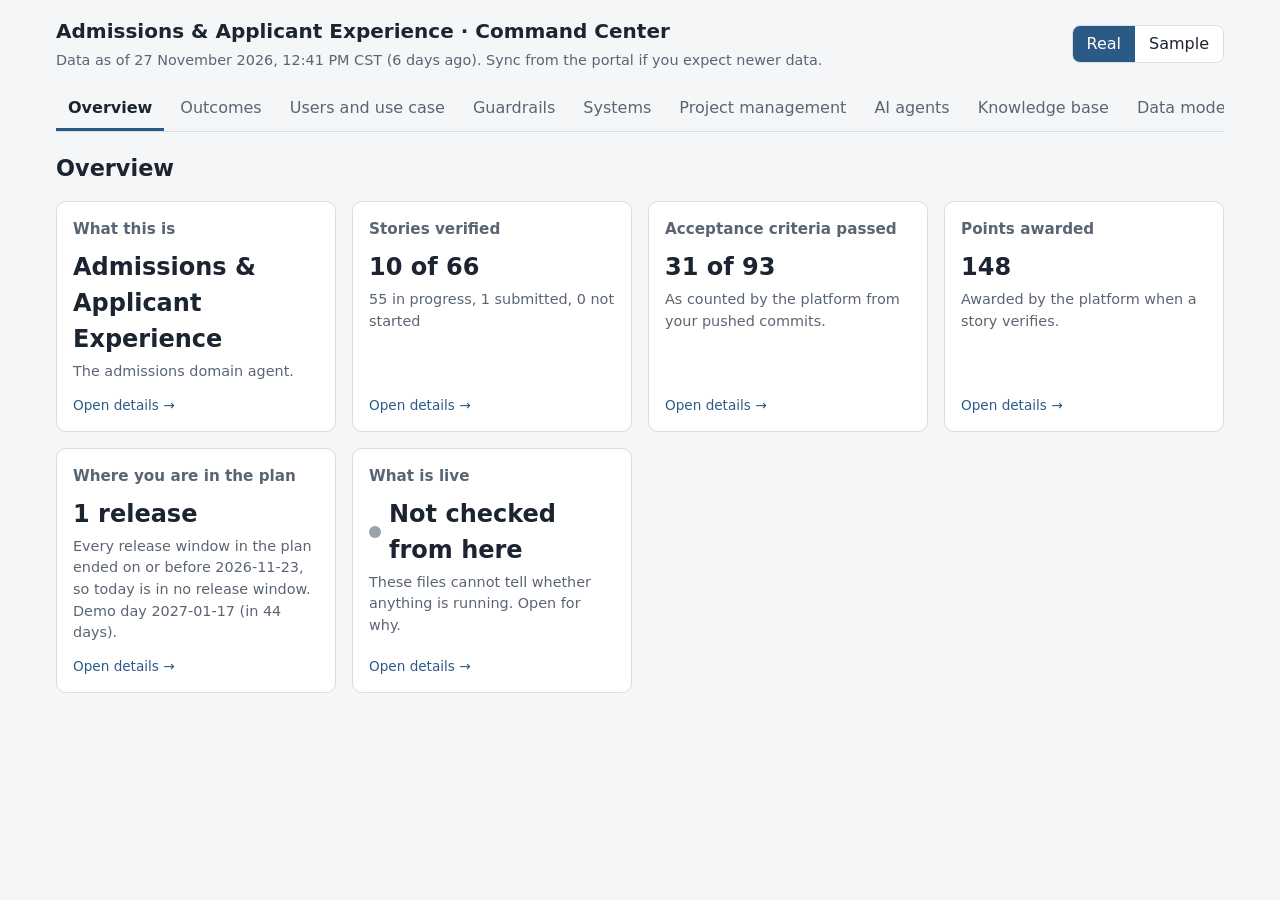
<file: index.html>
<!doctype html>
<html lang="en">
<head>
  <meta charset="utf-8">
  <meta name="viewport" content="width=device-width, initial-scale=1">
  <title>Command Center</title>
  <link rel="stylesheet" href="cc/theme.css">
  <link rel="stylesheet" href="cc/app.css">
  <script type="module" src="cc/app.js"></script>
</head>
<body>
  <div id="app">
    <noscript>The Command Center needs JavaScript to read its data files.</noscript>
  </div>
</body>
</html>
</file>
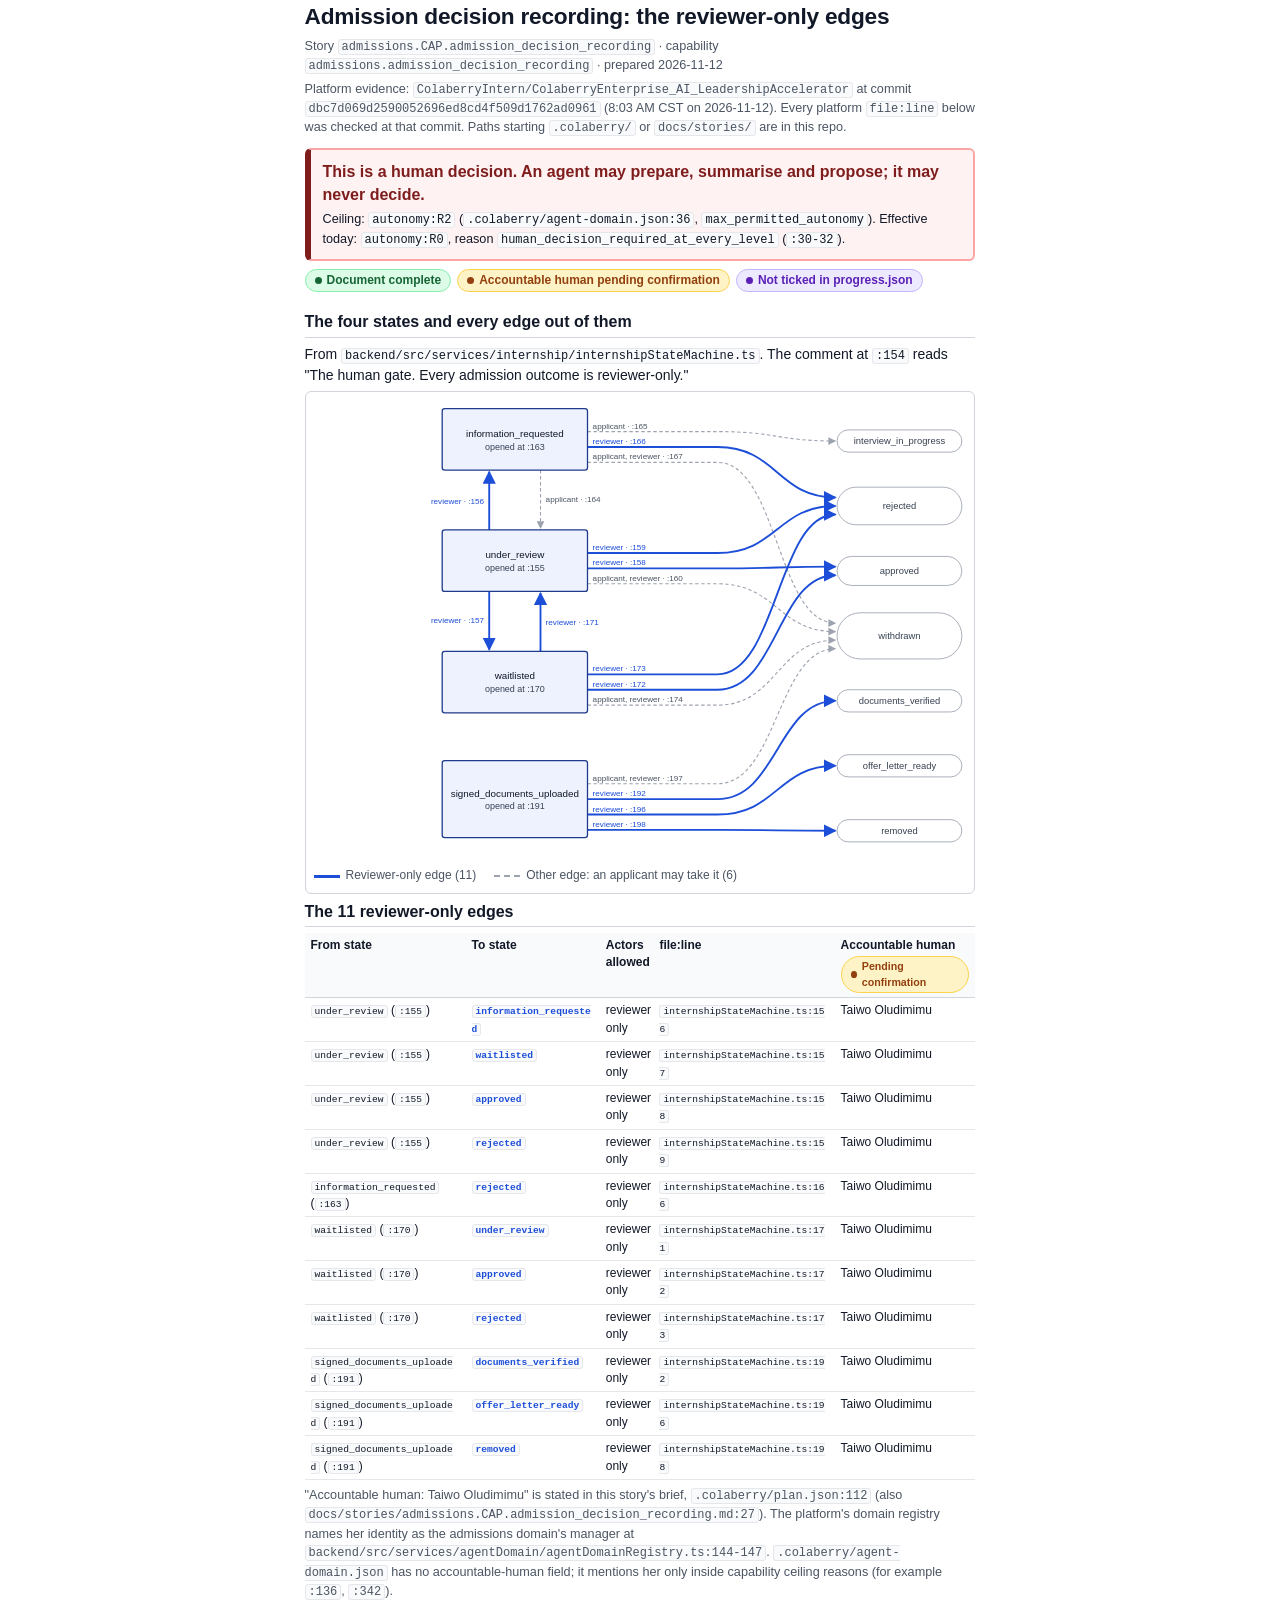
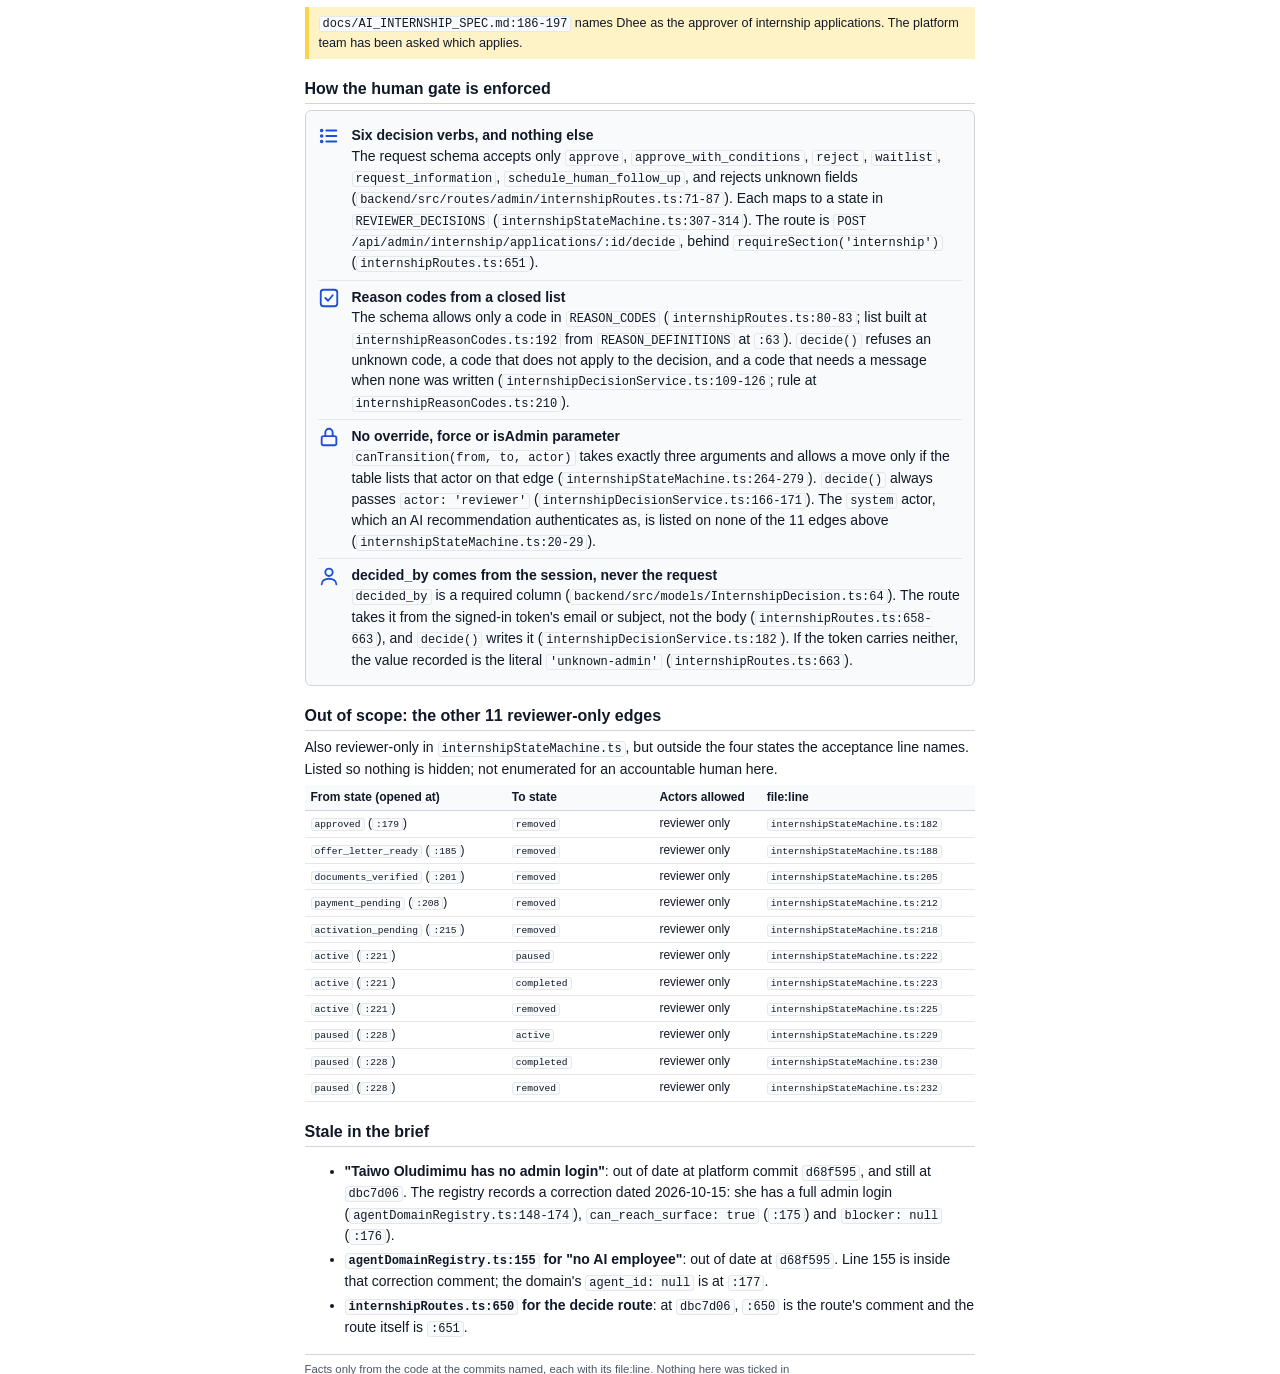
<file: docs/capabilities/admission-decision/admission-decision-recording.html>
<!doctype html>
<html lang="en">
<head>
<meta charset="utf-8">
<meta name="viewport" content="width=device-width, initial-scale=1">
<title>Admission Decision Edges</title>
<style>
  :root {
    --text: #111827; --muted: #4b5563; --line: #d1d5db; --surface: #f9fafb;
    --blue: #1d4ed8; --blue-bg: #eff6ff; --grey: #6b7280;
    --green: #166534; --green-bg: #dcfce7; --green-border: #86efac;
    --amber: #92400e; --amber-bg: #fef3c7; --amber-border: #fcd34d;
    --purple: #5b21b6; --purple-bg: #ede9fe; --purple-border: #c4b5fd;
    --red: #7f1d1d; --red-bg: #fef2f2; --red-border: #fca5a5;
  }
  @page { size: A4; margin: 13mm 12mm; }
  * { box-sizing: border-box; }
  body { margin: 0; background: #fff; color: var(--text); font: 10.5pt/1.45 "Segoe UI", Arial, sans-serif; }
  main { max-width: 186mm; margin: 0 auto; padding: 0 16px; }
  h1 { font-size: 17pt; margin: 0 0 2px; letter-spacing: -0.01em; }
  h2 { font-size: 12pt; margin: 18px 0 6px; padding-bottom: 3px; border-bottom: 1px solid var(--line); break-after: avoid; }
  h2.new-page { break-before: page; margin-top: 0; }
  h2 + p, h2 + .box, h2 + table, h2 + ul { break-before: avoid; }
  p { margin: 4px 0; }
  code { font-family: Consolas, "Cascadia Mono", monospace; font-size: 9pt; background: var(--surface); border: 1px solid #e5e7eb; border-radius: 3px; padding: 0 3px; }
  .sub { color: var(--muted); font-size: 9.5pt; }
  .banner { margin: 10px 0 8px; padding: 10px 12px; border: 2px solid var(--red-border); border-left: 6px solid var(--red); background: var(--red-bg); border-radius: 6px; }
  .banner strong { display: block; font-size: 12pt; color: var(--red); }
  .banner .ceiling { margin-top: 4px; font-size: 9.5pt; }
  .chips { display: flex; flex-wrap: wrap; gap: 6px; margin: 6px 0 2px; }
  .chip { display: inline-flex; align-items: center; gap: 5px; padding: 2px 9px; border-radius: 999px; font-size: 9pt; font-weight: 600; border: 1px solid; white-space: nowrap; }
  .chip::before { content: ""; width: 7px; height: 7px; border-radius: 50%; background: currentColor; }
  .green { color: var(--green); background: var(--green-bg); border-color: var(--green-border); }
  .amber { color: var(--amber); background: var(--amber-bg); border-color: var(--amber-border); }
  .purple { color: var(--purple); background: var(--purple-bg); border-color: var(--purple-border); }
  .diagram { border: 1px solid var(--line); border-radius: 6px; padding: 8px; margin: 6px 0; break-inside: avoid; }
  .diagram svg { width: 100%; height: auto; display: block; }
  .legend { display: flex; gap: 18px; font-size: 9pt; color: var(--muted); margin-top: 4px; }
  .legend span { display: inline-flex; align-items: center; gap: 6px; }
  .legend i { display: inline-block; width: 26px; border-top: 3px solid var(--blue); }
  .legend i.g { border-top: 2px dashed #9ca3af; }
  table { width: 100%; border-collapse: collapse; font-size: 9pt; margin: 6px 0; table-layout: fixed; }
  table code { font-size: 7.2pt; overflow-wrap: anywhere; }
  table .chip { white-space: normal; font-size: 8pt; margin-top: 2px; }
  table.edges col.c1 { width: 24%; } table.edges col.c2 { width: 20%; } table.edges col.c3 { width: 8%; } table.edges col.c4 { width: 27%; } table.edges col.c5 { width: 21%; }
  table.out col.c1 { width: 30%; } table.out col.c2 { width: 22%; } table.out col.c3 { width: 16%; } table.out col.c4 { width: 32%; }
  th, td { text-align: left; padding: 4px 6px; border-bottom: 1px solid #e5e7eb; vertical-align: top; }
  th { background: var(--surface); font-weight: 600; border-bottom: 1px solid var(--line); }
  tr { break-inside: avoid; }
  td.edge { color: var(--blue); font-weight: 600; }
  .note { margin: 6px 0; padding: 7px 10px; border-left: 4px solid var(--amber-border); background: var(--amber-bg); font-size: 9.5pt; }
  .box { border: 1px solid var(--line); border-radius: 6px; padding: 8px 12px; background: var(--surface); break-inside: avoid; }
  .box ul { list-style: none; margin: 0; padding: 0; }
  .box li { display: grid; grid-template-columns: 26px 1fr; gap: 8px; padding: 6px 0; border-bottom: 1px solid #e5e7eb; }
  .box li:last-child { border-bottom: 0; }
  .box svg { width: 22px; height: 22px; color: var(--blue); }
  .box b { display: block; }
  .stale li { margin: 3px 0; }
  .foot { margin-top: 16px; color: var(--muted); font-size: 8.5pt; border-top: 1px solid var(--line); padding-top: 6px; }
  section { break-inside: auto; }
  @media (max-width: 640px) { main { padding: 0 16px; } .legend { flex-direction: column; gap: 4px; } }
</style>
</head>
<body>
<main>
  <h1>Admission decision recording: the reviewer-only edges</h1>
  <p class="sub">Story <code>admissions.CAP.admission_decision_recording</code> · capability <code>admissions.admission_decision_recording</code> · prepared 2026-11-12</p>
  <p class="sub">Platform evidence: <code>ColaberryIntern/ColaberryEnterprise_AI_LeadershipAccelerator</code> at commit <code>dbc7d069d2590052696ed8cd4f509d1762ad0961</code> (8:03 AM CST on 2026-11-12). Every platform <code>file:line</code> below was checked at that commit. Paths starting <code>.colaberry/</code> or <code>docs/stories/</code> are in this repo.</p>

  <div class="banner" role="note">
    <strong>This is a human decision. An agent may prepare, summarise and propose; it may never decide.</strong>
    <div class="ceiling">Ceiling: <code>autonomy:R2</code> (<code>.colaberry/agent-domain.json:36</code>, <code>max_permitted_autonomy</code>). Effective today: <code>autonomy:R0</code>, reason <code>human_decision_required_at_every_level</code> (<code>:30-32</code>).</div>
  </div>

  <div class="chips" aria-label="Status">
    <span class="chip green">Document complete</span>
    <span class="chip amber">Accountable human pending confirmation</span>
    <span class="chip purple">Not ticked in progress.json</span>
  </div>

  <h2>The four states and every edge out of them</h2>
  <p>From <code>backend/src/services/internship/internshipStateMachine.ts</code>. The comment at <code>:154</code> reads "The human gate. Every admission outcome is reviewer-only."</p>
  <div class="diagram">
    <svg role="img" aria-label="State diagram: 11 reviewer-only edges in blue, 6 other edges in grey" xmlns="http://www.w3.org/2000/svg" viewBox="0 0 764 542" font-family="Segoe UI, Arial, sans-serif">
<defs><marker id="ab" viewBox="0 0 10 10" refX="9" refY="5" markerWidth="7" markerHeight="7" orient="auto-start-reverse"><path d="M0,0 L10,5 L0,10 z" fill="#1d4ed8"/></marker><marker id="ag" viewBox="0 0 10 10" refX="9" refY="5" markerWidth="7" markerHeight="7" orient="auto-start-reverse"><path d="M0,0 L10,5 L0,10 z" fill="#9ca3af"/></marker></defs>
<path d="M320,37.0 H472 C542,37.0 542,48.0 610,48.0" fill="none" stroke="#9ca3af" stroke-width="1.3" stroke-dasharray="4 3" marker-end="url(#ag)"/>
<text x="326" y="33.5" font-size="9.5" fill="#4b5563">applicant · :165</text>
<path d="M320,73.0 H472 C542,73.0 542,261.0 610,261.0" fill="none" stroke="#9ca3af" stroke-width="1.3" stroke-dasharray="4 3" marker-end="url(#ag)"/>
<text x="326" y="69.5" font-size="9.5" fill="#4b5563">applicant, reviewer · :167</text>
<path d="M320,215.0 H472 C542,215.0 542,271.0 610,271.0" fill="none" stroke="#9ca3af" stroke-width="1.3" stroke-dasharray="4 3" marker-end="url(#ag)"/>
<text x="326" y="211.5" font-size="9.5" fill="#4b5563">applicant, reviewer · :160</text>
<path d="M320,357.0 H472 C542,357.0 542,281.0 610,281.0" fill="none" stroke="#9ca3af" stroke-width="1.3" stroke-dasharray="4 3" marker-end="url(#ag)"/>
<text x="326" y="353.5" font-size="9.5" fill="#4b5563">applicant, reviewer · :174</text>
<path d="M320,449.0 H472 C542,449.0 542,291.0 610,291.0" fill="none" stroke="#9ca3af" stroke-width="1.3" stroke-dasharray="4 3" marker-end="url(#ag)"/>
<text x="326" y="445.5" font-size="9.5" fill="#4b5563">applicant, reviewer · :197</text>
<path d="M320,55.0 H472 C542,55.0 542,114.0 610,114.0" fill="none" stroke="#1d4ed8" stroke-width="2.2" marker-end="url(#ab)"/>
<text x="326" y="51.5" font-size="9.5" fill="#1d4ed8">reviewer · :166</text>
<path d="M320,179.0 H472 C542,179.0 542,124.0 610,124.0" fill="none" stroke="#1d4ed8" stroke-width="2.2" marker-end="url(#ab)"/>
<text x="326" y="175.5" font-size="9.5" fill="#1d4ed8">reviewer · :159</text>
<path d="M320,197.0 H472 C542,197.0 542,195.0 610,195.0" fill="none" stroke="#1d4ed8" stroke-width="2.2" marker-end="url(#ab)"/>
<text x="326" y="193.5" font-size="9.5" fill="#1d4ed8">reviewer · :158</text>
<path d="M320,321.0 H472 C542,321.0 542,134.0 610,134.0" fill="none" stroke="#1d4ed8" stroke-width="2.2" marker-end="url(#ab)"/>
<text x="326" y="317.5" font-size="9.5" fill="#1d4ed8">reviewer · :173</text>
<path d="M320,339.0 H472 C542,339.0 542,205.0 610,205.0" fill="none" stroke="#1d4ed8" stroke-width="2.2" marker-end="url(#ab)"/>
<text x="326" y="335.5" font-size="9.5" fill="#1d4ed8">reviewer · :172</text>
<path d="M320,467.0 H472 C542,467.0 542,352.0 610,352.0" fill="none" stroke="#1d4ed8" stroke-width="2.2" marker-end="url(#ab)"/>
<text x="326" y="463.5" font-size="9.5" fill="#1d4ed8">reviewer · :192</text>
<path d="M320,485.0 H472 C542,485.0 542,428.0 610,428.0" fill="none" stroke="#1d4ed8" stroke-width="2.2" marker-end="url(#ab)"/>
<text x="326" y="481.5" font-size="9.5" fill="#1d4ed8">reviewer · :196</text>
<path d="M320,503.0 H472 C542,503.0 542,504.0 610,504.0" fill="none" stroke="#1d4ed8" stroke-width="2.2" marker-end="url(#ab)"/>
<text x="326" y="499.5" font-size="9.5" fill="#1d4ed8">reviewer · :198</text>
<line x1="205" y1="152" x2="205" y2="84" stroke="#1d4ed8" stroke-width="2.2" marker-end="url(#ab)"/>
<text x="199" y="121.5" font-size="9.5" text-anchor="end" fill="#1d4ed8">reviewer · :156</text>
<line x1="205" y1="224" x2="205" y2="292" stroke="#1d4ed8" stroke-width="2.2" marker-end="url(#ab)"/>
<text x="199" y="261.5" font-size="9.5" text-anchor="end" fill="#1d4ed8">reviewer · :157</text>
<line x1="265" y1="294" x2="265" y2="226" stroke="#1d4ed8" stroke-width="2.2" marker-end="url(#ab)"/>
<text x="271" y="263.5" font-size="9.5" text-anchor="start" fill="#1d4ed8">reviewer · :171</text>
<line x1="265" y1="82" x2="265" y2="150" stroke="#9ca3af" stroke-width="1.3" stroke-dasharray="4 3" marker-end="url(#ag)"/>
<text x="271" y="119.5" font-size="9.5" text-anchor="start" fill="#4b5563">applicant · :164</text>
<rect x="150" y="10" width="170" height="72" rx="3" fill="#eef2ff" stroke="#1e3a8a" stroke-width="1.5"/><text x="235.0" y="43.0" font-size="11.5" text-anchor="middle" fill="#111827">information_requested</text><text x="235.0" y="58.0" font-size="10.5" text-anchor="middle" fill="#374151">opened at :163</text>
<rect x="150" y="152" width="170" height="72" rx="3" fill="#eef2ff" stroke="#1e3a8a" stroke-width="1.5"/><text x="235.0" y="185.0" font-size="11.5" text-anchor="middle" fill="#111827">under_review</text><text x="235.0" y="200.0" font-size="10.5" text-anchor="middle" fill="#374151">opened at :155</text>
<rect x="150" y="294" width="170" height="72" rx="3" fill="#eef2ff" stroke="#1e3a8a" stroke-width="1.5"/><text x="235.0" y="327.0" font-size="11.5" text-anchor="middle" fill="#111827">waitlisted</text><text x="235.0" y="342.0" font-size="10.5" text-anchor="middle" fill="#374151">opened at :170</text>
<rect x="150" y="422" width="170" height="90" rx="3" fill="#eef2ff" stroke="#1e3a8a" stroke-width="1.5"/><text x="235.0" y="464.0" font-size="11.5" text-anchor="middle" fill="#111827">signed_documents_uploaded</text><text x="235.0" y="479.0" font-size="10.5" text-anchor="middle" fill="#374151">opened at :191</text>
<rect x="612" y="35.0" width="146" height="26" rx="13.0" fill="#ffffff" stroke="#9ca3af"/><text x="685.0" y="52.0" font-size="11" text-anchor="middle" fill="#374151">interview_in_progress</text>
<rect x="612" y="102.0" width="146" height="44" rx="22.0" fill="#ffffff" stroke="#9ca3af"/><text x="685.0" y="128.0" font-size="11" text-anchor="middle" fill="#374151">rejected</text>
<rect x="612" y="183.0" width="146" height="34" rx="17.0" fill="#ffffff" stroke="#9ca3af"/><text x="685.0" y="204.0" font-size="11" text-anchor="middle" fill="#374151">approved</text>
<rect x="612" y="249.0" width="146" height="54" rx="27.0" fill="#ffffff" stroke="#9ca3af"/><text x="685.0" y="280.0" font-size="11" text-anchor="middle" fill="#374151">withdrawn</text>
<rect x="612" y="339.0" width="146" height="26" rx="13.0" fill="#ffffff" stroke="#9ca3af"/><text x="685.0" y="356.0" font-size="11" text-anchor="middle" fill="#374151">documents_verified</text>
<rect x="612" y="415.0" width="146" height="26" rx="13.0" fill="#ffffff" stroke="#9ca3af"/><text x="685.0" y="432.0" font-size="11" text-anchor="middle" fill="#374151">offer_letter_ready</text>
<rect x="612" y="491.0" width="146" height="26" rx="13.0" fill="#ffffff" stroke="#9ca3af"/><text x="685.0" y="508.0" font-size="11" text-anchor="middle" fill="#374151">removed</text>
</svg>
    <div class="legend">
      <span><i></i>Reviewer-only edge (11)</span>
      <span><i class="g"></i>Other edge: an applicant may take it (6)</span>
    </div>
  </div>

  <h2 class="new-page">The 11 reviewer-only edges</h2>
  <table class="edges">
    <colgroup><col class="c1"><col class="c2"><col class="c3"><col class="c4"><col class="c5"></colgroup>
    <thead><tr><th>From state</th><th>To state</th><th>Actors allowed</th><th>file:line</th><th>Accountable human <span class="chip amber">Pending confirmation</span></th></tr></thead>
    <tbody>
      <tr><td><code>under_review</code> (<code>:155</code>)</td><td class="edge"><code>information_requested</code></td><td>reviewer only</td><td><code>internshipStateMachine.ts:156</code></td><td>Taiwo Oludimimu</td></tr>
<tr><td><code>under_review</code> (<code>:155</code>)</td><td class="edge"><code>waitlisted</code></td><td>reviewer only</td><td><code>internshipStateMachine.ts:157</code></td><td>Taiwo Oludimimu</td></tr>
<tr><td><code>under_review</code> (<code>:155</code>)</td><td class="edge"><code>approved</code></td><td>reviewer only</td><td><code>internshipStateMachine.ts:158</code></td><td>Taiwo Oludimimu</td></tr>
<tr><td><code>under_review</code> (<code>:155</code>)</td><td class="edge"><code>rejected</code></td><td>reviewer only</td><td><code>internshipStateMachine.ts:159</code></td><td>Taiwo Oludimimu</td></tr>
<tr><td><code>information_requested</code> (<code>:163</code>)</td><td class="edge"><code>rejected</code></td><td>reviewer only</td><td><code>internshipStateMachine.ts:166</code></td><td>Taiwo Oludimimu</td></tr>
<tr><td><code>waitlisted</code> (<code>:170</code>)</td><td class="edge"><code>under_review</code></td><td>reviewer only</td><td><code>internshipStateMachine.ts:171</code></td><td>Taiwo Oludimimu</td></tr>
<tr><td><code>waitlisted</code> (<code>:170</code>)</td><td class="edge"><code>approved</code></td><td>reviewer only</td><td><code>internshipStateMachine.ts:172</code></td><td>Taiwo Oludimimu</td></tr>
<tr><td><code>waitlisted</code> (<code>:170</code>)</td><td class="edge"><code>rejected</code></td><td>reviewer only</td><td><code>internshipStateMachine.ts:173</code></td><td>Taiwo Oludimimu</td></tr>
<tr><td><code>signed_documents_uploaded</code> (<code>:191</code>)</td><td class="edge"><code>documents_verified</code></td><td>reviewer only</td><td><code>internshipStateMachine.ts:192</code></td><td>Taiwo Oludimimu</td></tr>
<tr><td><code>signed_documents_uploaded</code> (<code>:191</code>)</td><td class="edge"><code>offer_letter_ready</code></td><td>reviewer only</td><td><code>internshipStateMachine.ts:196</code></td><td>Taiwo Oludimimu</td></tr>
<tr><td><code>signed_documents_uploaded</code> (<code>:191</code>)</td><td class="edge"><code>removed</code></td><td>reviewer only</td><td><code>internshipStateMachine.ts:198</code></td><td>Taiwo Oludimimu</td></tr>

    </tbody>
  </table>
  <p class="sub">"Accountable human: Taiwo Oludimimu" is stated in this story's brief, <code>.colaberry/plan.json:112</code> (also <code>docs/stories/admissions.CAP.admission_decision_recording.md:27</code>). The platform's domain registry names her identity as the admissions domain's manager at <code>backend/src/services/agentDomain/agentDomainRegistry.ts:144-147</code>. <code>.colaberry/agent-domain.json</code> has no accountable-human field; it mentions her only inside capability ceiling reasons (for example <code>:136</code>, <code>:342</code>).</p>
  <div class="note"><code>docs/AI_INTERNSHIP_SPEC.md:186-197</code> names Dhee as the approver of internship applications. The platform team has been asked which applies.</div>

  <h2>How the human gate is enforced</h2>
  <div class="box">
    <ul>
      <li><svg viewBox="0 0 24 24" fill="none" stroke="currentColor" stroke-width="2" stroke-linecap="round" stroke-linejoin="round" aria-hidden="true"><path d="M9 6h11M9 12h11M9 18h11"/><circle cx="4" cy="6" r="1"/><circle cx="4" cy="12" r="1"/><circle cx="4" cy="18" r="1"/></svg><div><b>Six decision verbs, and nothing else</b>The request schema accepts only <code>approve</code>, <code>approve_with_conditions</code>, <code>reject</code>, <code>waitlist</code>, <code>request_information</code>, <code>schedule_human_follow_up</code>, and rejects unknown fields (<code>backend/src/routes/admin/internshipRoutes.ts:71-87</code>). Each maps to a state in <code>REVIEWER_DECISIONS</code> (<code>internshipStateMachine.ts:307-314</code>). The route is <code>POST /api/admin/internship/applications/:id/decide</code>, behind <code>requireSection('internship')</code> (<code>internshipRoutes.ts:651</code>).</div></li>
      <li><svg viewBox="0 0 24 24" fill="none" stroke="currentColor" stroke-width="2" stroke-linecap="round" stroke-linejoin="round" aria-hidden="true"><rect x="3" y="3" width="18" height="18" rx="3"/><path d="M8 12l3 3 5-6"/></svg><div><b>Reason codes from a closed list</b>The schema allows only a code in <code>REASON_CODES</code> (<code>internshipRoutes.ts:80-83</code>; list built at <code>internshipReasonCodes.ts:192</code> from <code>REASON_DEFINITIONS</code> at <code>:63</code>). <code>decide()</code> refuses an unknown code, a code that does not apply to the decision, and a code that needs a message when none was written (<code>internshipDecisionService.ts:109-126</code>; rule at <code>internshipReasonCodes.ts:210</code>).</div></li>
      <li><svg viewBox="0 0 24 24" fill="none" stroke="currentColor" stroke-width="2" stroke-linecap="round" stroke-linejoin="round" aria-hidden="true"><rect x="4" y="11" width="16" height="10" rx="2"/><path d="M8 11V7a4 4 0 0 1 8 0v4"/></svg><div><b>No override, force or isAdmin parameter</b><code>canTransition(from, to, actor)</code> takes exactly three arguments and allows a move only if the table lists that actor on that edge (<code>internshipStateMachine.ts:264-279</code>). <code>decide()</code> always passes <code>actor: 'reviewer'</code> (<code>internshipDecisionService.ts:166-171</code>). The <code>system</code> actor, which an AI recommendation authenticates as, is listed on none of the 11 edges above (<code>internshipStateMachine.ts:20-29</code>).</div></li>
      <li><svg viewBox="0 0 24 24" fill="none" stroke="currentColor" stroke-width="2" stroke-linecap="round" stroke-linejoin="round" aria-hidden="true"><circle cx="12" cy="8" r="4"/><path d="M4 21c0-4 4-6 8-6s8 2 8 6"/></svg><div><b>decided_by comes from the session, never the request</b><code>decided_by</code> is a required column (<code>backend/src/models/InternshipDecision.ts:64</code>). The route takes it from the signed-in token's email or subject, not the body (<code>internshipRoutes.ts:658-663</code>), and <code>decide()</code> writes it (<code>internshipDecisionService.ts:182</code>). If the token carries neither, the value recorded is the literal <code>'unknown-admin'</code> (<code>internshipRoutes.ts:663</code>).</div></li>
    </ul>
  </div>

  <h2>Out of scope: the other 11 reviewer-only edges</h2>
  <p>Also reviewer-only in <code>internshipStateMachine.ts</code>, but outside the four states the acceptance line names. Listed so nothing is hidden; not enumerated for an accountable human here.</p>
  <table class="out">
    <colgroup><col class="c1"><col class="c2"><col class="c3"><col class="c4"></colgroup>
    <thead><tr><th>From state (opened at)</th><th>To state</th><th>Actors allowed</th><th>file:line</th></tr></thead>
    <tbody>
      <tr><td><code>approved</code> (<code>:179</code>)</td><td><code>removed</code></td><td>reviewer only</td><td><code>internshipStateMachine.ts:182</code></td></tr>
<tr><td><code>offer_letter_ready</code> (<code>:185</code>)</td><td><code>removed</code></td><td>reviewer only</td><td><code>internshipStateMachine.ts:188</code></td></tr>
<tr><td><code>documents_verified</code> (<code>:201</code>)</td><td><code>removed</code></td><td>reviewer only</td><td><code>internshipStateMachine.ts:205</code></td></tr>
<tr><td><code>payment_pending</code> (<code>:208</code>)</td><td><code>removed</code></td><td>reviewer only</td><td><code>internshipStateMachine.ts:212</code></td></tr>
<tr><td><code>activation_pending</code> (<code>:215</code>)</td><td><code>removed</code></td><td>reviewer only</td><td><code>internshipStateMachine.ts:218</code></td></tr>
<tr><td><code>active</code> (<code>:221</code>)</td><td><code>paused</code></td><td>reviewer only</td><td><code>internshipStateMachine.ts:222</code></td></tr>
<tr><td><code>active</code> (<code>:221</code>)</td><td><code>completed</code></td><td>reviewer only</td><td><code>internshipStateMachine.ts:223</code></td></tr>
<tr><td><code>active</code> (<code>:221</code>)</td><td><code>removed</code></td><td>reviewer only</td><td><code>internshipStateMachine.ts:225</code></td></tr>
<tr><td><code>paused</code> (<code>:228</code>)</td><td><code>active</code></td><td>reviewer only</td><td><code>internshipStateMachine.ts:229</code></td></tr>
<tr><td><code>paused</code> (<code>:228</code>)</td><td><code>completed</code></td><td>reviewer only</td><td><code>internshipStateMachine.ts:230</code></td></tr>
<tr><td><code>paused</code> (<code>:228</code>)</td><td><code>removed</code></td><td>reviewer only</td><td><code>internshipStateMachine.ts:232</code></td></tr>

    </tbody>
  </table>

  <h2>Stale in the brief</h2>
  <ul class="stale">
    <li><b>"Taiwo Oludimimu has no admin login"</b>: out of date at platform commit <code>d68f595</code>, and still at <code>dbc7d06</code>. The registry records a correction dated 2026-10-15: she has a full admin login (<code>agentDomainRegistry.ts:148-174</code>), <code>can_reach_surface: true</code> (<code>:175</code>) and <code>blocker: null</code> (<code>:176</code>).</li>
    <li><b><code>agentDomainRegistry.ts:155</code> for "no AI employee"</b>: out of date at <code>d68f595</code>. Line 155 is inside that correction comment; the domain's <code>agent_id: null</code> is at <code>:177</code>.</li>
    <li><b><code>internshipRoutes.ts:650</code> for the decide route</b>: at <code>dbc7d06</code>, <code>:650</code> is the route's comment and the route itself is <code>:651</code>.</li>
  </ul>

  <p class="foot">Facts only from the code at the commits named, each with its file:line. Nothing here was ticked in <code>.colaberry/progress.json</code>; the accountable human must be confirmed first. No personal data: no email addresses, applicant records or decision rows. Diagram drawn as inline SVG by the build script, from the same checked edge list as the tables.</p>
</main>
</body>
</html>
</file>
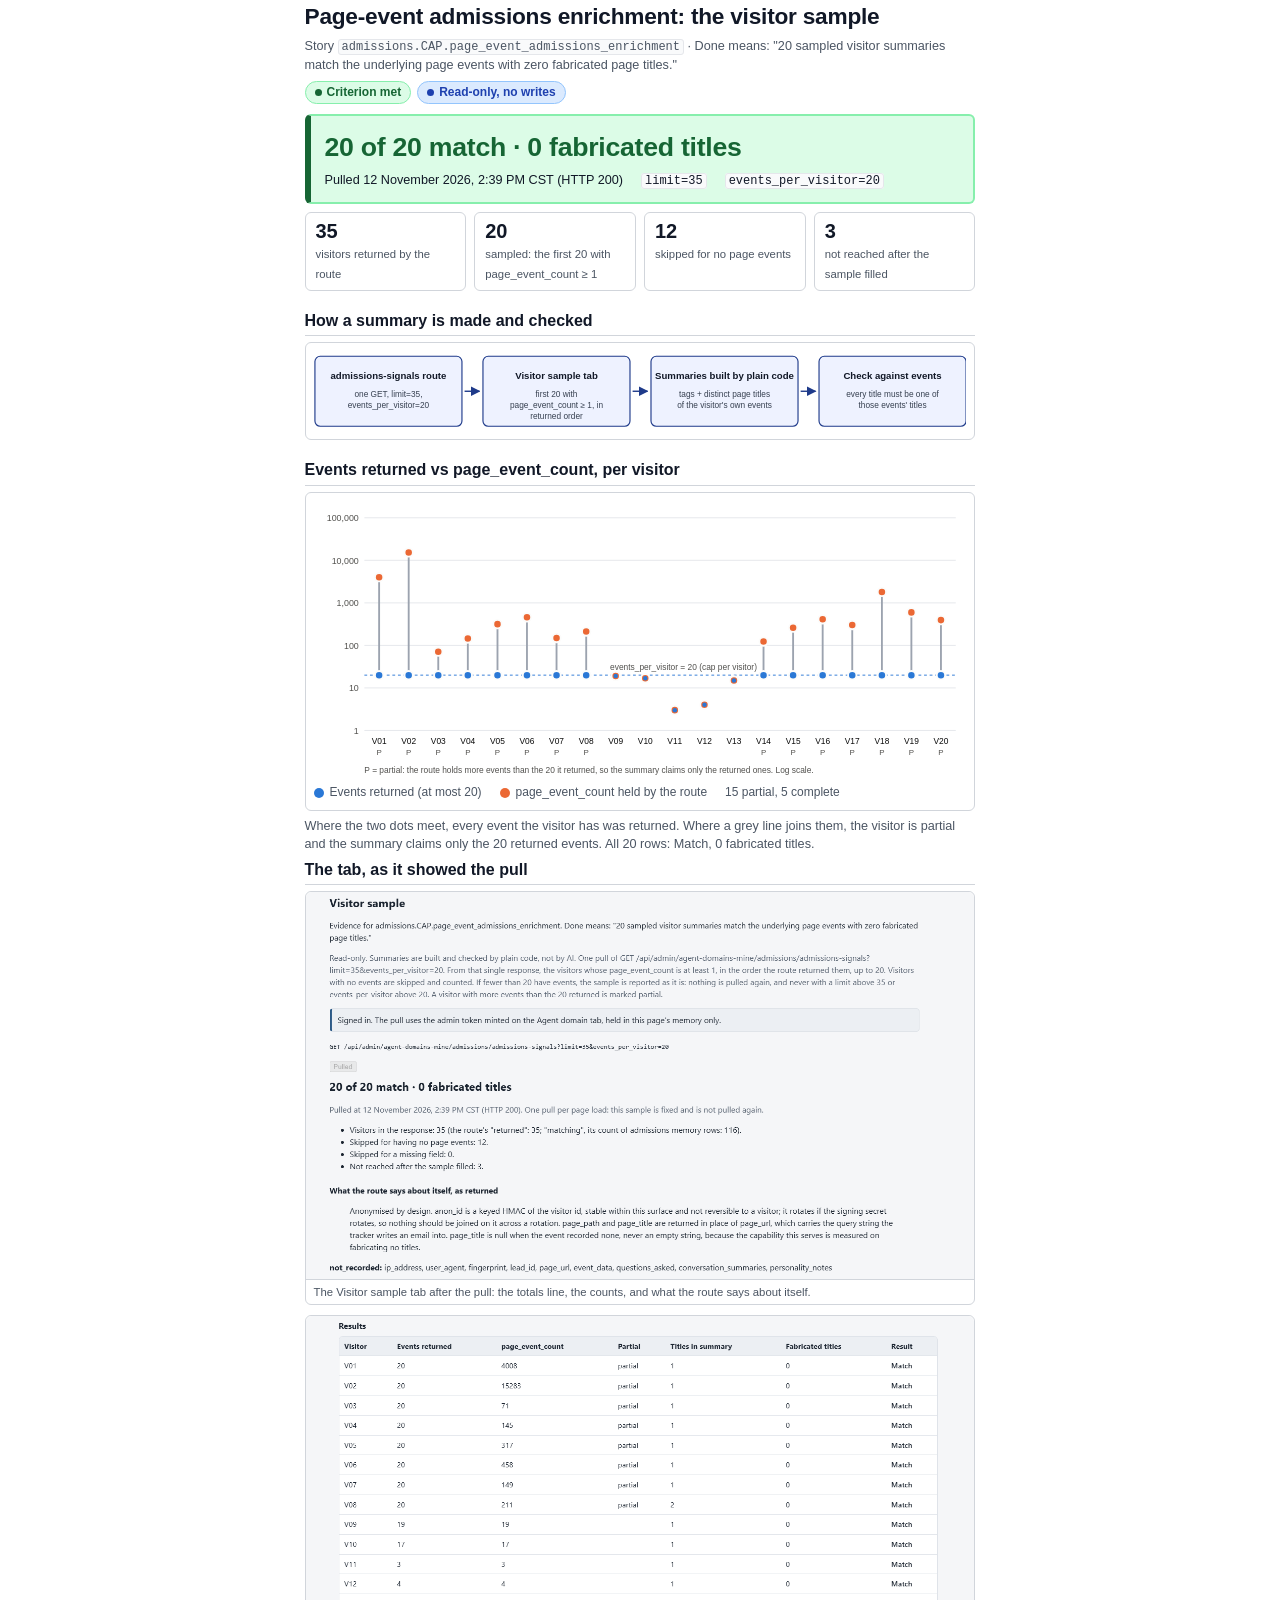
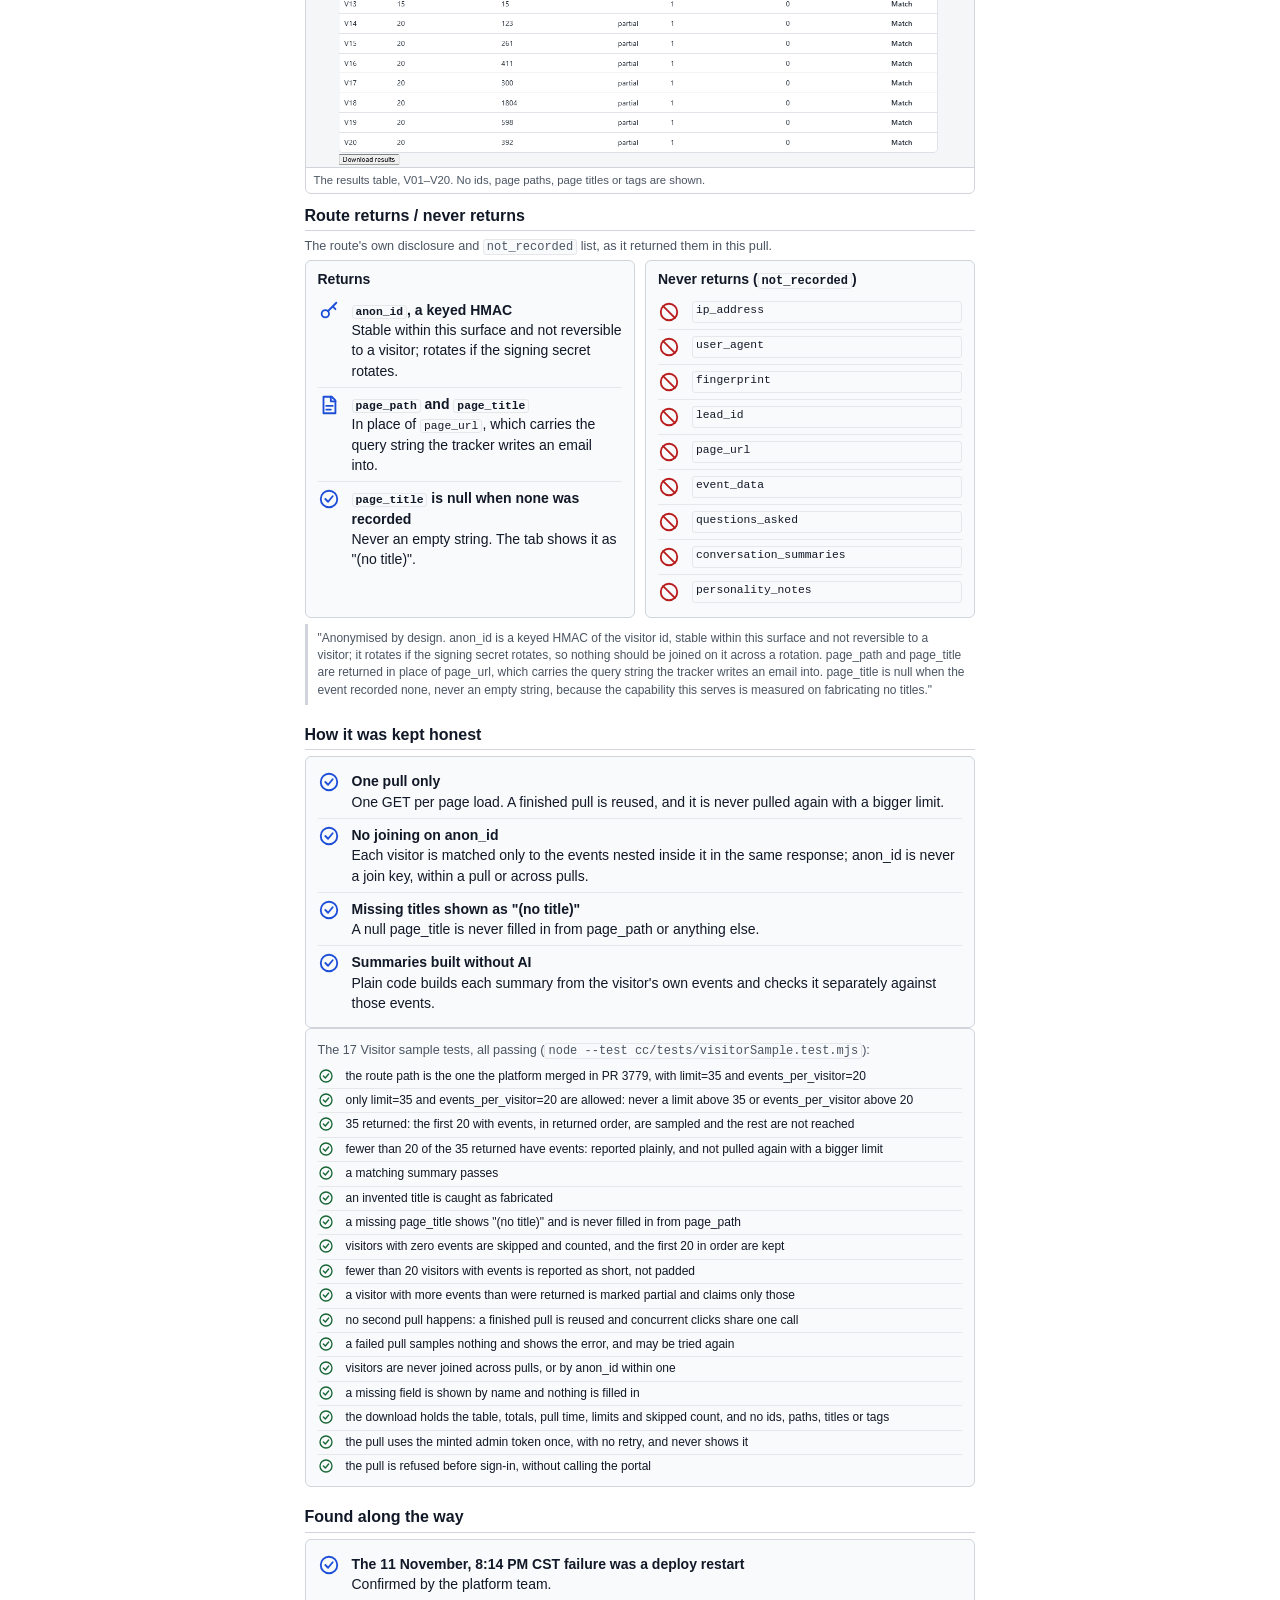
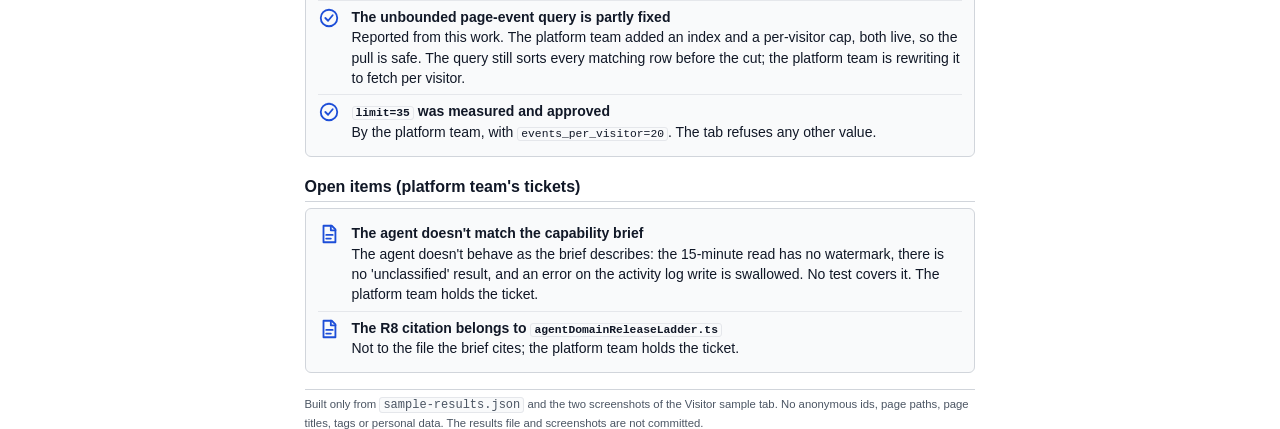
<file: docs/capabilities/page-event/page-event-admissions-enrichment.html>
<!doctype html>
<html lang="en">
<head>
<meta charset="utf-8">
<meta name="viewport" content="width=device-width, initial-scale=1">
<title>Visitor Sample Evidence</title>
<style>
  :root {
    --text: #111827; --muted: #4b5563; --line: #d1d5db; --surface: #f9fafb;
    --blue: #1d4ed8; --blue-bg: #eff6ff; --grey: #6b7280;
    --green: #166534; --green-bg: #dcfce7; --green-border: #86efac;
    --amber: #92400e; --amber-bg: #fef3c7; --amber-border: #fcd34d;
    --purple: #5b21b6; --purple-bg: #ede9fe; --purple-border: #c4b5fd;
    --red: #7f1d1d; --red-bg: #fef2f2; --red-border: #fca5a5;
  }
  @page { size: A4; margin: 13mm 12mm; }
  * { box-sizing: border-box; }
  body { margin: 0; background: #fff; color: var(--text); font: 10.5pt/1.45 "Segoe UI", Arial, sans-serif; }
  main { max-width: 186mm; margin: 0 auto; padding: 0 16px; }
  h1 { font-size: 17pt; margin: 0 0 2px; letter-spacing: -0.01em; }
  h2 { font-size: 12pt; margin: 18px 0 6px; padding-bottom: 3px; border-bottom: 1px solid var(--line); break-after: avoid; }
  h2 + p, h2 + .box, h2 + table, h2 + ul { break-before: avoid; }
  p { margin: 4px 0; }
  code { font-family: Consolas, "Cascadia Mono", monospace; font-size: 9pt; background: var(--surface); border: 1px solid #e5e7eb; border-radius: 3px; padding: 0 3px; }
  .sub { color: var(--muted); font-size: 9.5pt; }
  .chips { display: flex; flex-wrap: wrap; gap: 6px; margin: 6px 0 2px; }
  .chip { display: inline-flex; align-items: center; gap: 5px; padding: 2px 9px; border-radius: 999px; font-size: 9pt; font-weight: 600; border: 1px solid; white-space: nowrap; }
  .chip::before { content: ""; width: 7px; height: 7px; border-radius: 50%; background: currentColor; }
  .green { color: var(--green); background: var(--green-bg); border-color: var(--green-border); }
  .amber { color: var(--amber); background: var(--amber-bg); border-color: var(--amber-border); }
  .purple { color: var(--purple); background: var(--purple-bg); border-color: var(--purple-border); }
  .diagram { border: 1px solid var(--line); border-radius: 6px; padding: 8px; margin: 6px 0; break-inside: avoid; }
  .diagram svg { width: 100%; height: auto; display: block; }
  .legend { display: flex; gap: 18px; font-size: 9pt; color: var(--muted); margin-top: 4px; }
  .legend span { display: inline-flex; align-items: center; gap: 6px; }
  table { width: 100%; border-collapse: collapse; font-size: 9pt; margin: 6px 0; table-layout: fixed; }
  table code { font-size: 7.2pt; overflow-wrap: anywhere; }
  table .chip { white-space: normal; font-size: 8pt; margin-top: 2px; }
  th, td { text-align: left; padding: 4px 6px; border-bottom: 1px solid #e5e7eb; vertical-align: top; }
  th { background: var(--surface); font-weight: 600; border-bottom: 1px solid var(--line); }
  tr { break-inside: avoid; }
  .note { margin: 6px 0; padding: 7px 10px; border-left: 4px solid var(--amber-border); background: var(--amber-bg); font-size: 9.5pt; }
  .box { border: 1px solid var(--line); border-radius: 6px; padding: 8px 12px; background: var(--surface); break-inside: avoid; }
  .box ul { list-style: none; margin: 0; padding: 0; }
  .box li { display: grid; grid-template-columns: 26px 1fr; gap: 8px; padding: 6px 0; border-bottom: 1px solid #e5e7eb; }
  .box li:last-child { border-bottom: 0; }
  .box svg { width: 22px; height: 22px; color: var(--blue); }
  .box b { display: block; }
  .foot { margin-top: 16px; color: var(--muted); font-size: 8.5pt; border-top: 1px solid var(--line); padding-top: 6px; }
  .blue { color: #1e40af; background: #dbeafe; border-color: #93c5fd; }
  .hero { margin: 10px 0 6px; padding: 12px 14px; border: 2px solid var(--green-border); border-left: 6px solid var(--green); background: var(--green-bg); border-radius: 6px; break-inside: avoid; }
  .hero .big { font-size: 20pt; font-weight: 700; color: var(--green); letter-spacing: -0.01em; }
  .hero .meta { display: flex; flex-wrap: wrap; gap: 6px 18px; font-size: 9.5pt; margin-top: 4px; }
  .stats { display: grid; grid-template-columns: repeat(4, 1fr); gap: 8px; margin: 8px 0; }
  .stat { border: 1px solid var(--line); border-radius: 6px; padding: 6px 10px; }
  .stat b { display: block; font-size: 15pt; line-height: 1.2; }
  .stat span { font-size: 8.5pt; color: var(--muted); }
  .legend i { display: inline-block; width: 10px; height: 10px; border-radius: 50%; }
  .shot { border: 1px solid var(--line); border-radius: 6px; margin: 6px 0 10px; break-inside: avoid; }
  .shot img { width: 100%; display: block; border-radius: 6px 6px 0 0; }
  .shot figcaption { font-size: 8.5pt; color: var(--muted); padding: 4px 8px; border-top: 1px solid var(--line); }
  .cols { display: grid; grid-template-columns: 1fr 1fr; gap: 10px; break-inside: avoid; }
  .cols h3 { font-size: 10.5pt; margin: 0 0 4px; }
  .box.never svg { color: #b91c1c; }
  .box li code { font-size: 8.5pt; }
  .tests li { padding: 3px 0; font-size: 9pt; grid-template-columns: 20px 1fr; }
  .tests svg { width: 16px; height: 16px; color: var(--green); }
  .newpage { break-before: page; margin-top: 0; }
  blockquote { margin: 6px 0; padding: 6px 10px; border-left: 3px solid var(--line); color: var(--muted); font-size: 9pt; }
  @media (max-width: 640px) { .stats, .cols { grid-template-columns: 1fr 1fr; } }
</style>
</head>
<body>
<main>
  <h1>Page-event admissions enrichment: the visitor sample</h1>
  <p class="sub">Story <code>admissions.CAP.page_event_admissions_enrichment</code> · Done means: "20 sampled visitor summaries match the underlying page events with zero fabricated page titles."</p>
  <div class="chips">
    <span class="chip green">Criterion met</span>
    <span class="chip blue">Read-only, no writes</span>
  </div>

  <div class="hero" role="status">
    <div class="big">20 of 20 match · 0 fabricated titles</div>
    <div class="meta"><span>Pulled 12 November 2026, 2:39 PM CST (HTTP 200)</span><span><code>limit=35</code></span><span><code>events_per_visitor=20</code></span></div>
  </div>
  <div class="stats">
    <div class="stat"><b>35</b><span>visitors returned by the route</span></div>
    <div class="stat"><b>20</b><span>sampled: the first 20 with page_event_count ≥ 1</span></div>
    <div class="stat"><b>12</b><span>skipped for no page events</span></div>
    <div class="stat"><b>3</b><span>not reached after the sample filled</span></div>
  </div>

  <h2>How a summary is made and checked</h2>
  <div class="diagram"><svg viewBox="0 0 746 92" role="img" aria-label="Route to tab to summaries to check" font-family="Segoe UI, Arial, sans-serif">
<defs><marker id="ar" viewBox="0 0 10 10" refX="9" refY="5" markerWidth="7" markerHeight="7" orient="auto"><path d="M0,0 L10,5 L0,10 z" fill="#1e3a8a"/></marker></defs>
<rect x="1" y="6" width="168" height="80" rx="6" fill="#eef2ff" stroke="#1e3a8a" stroke-width="1.3"/><text x="85.0" y="32" font-size="11" font-weight="600" text-anchor="middle" fill="#111827">admissions-signals route</text>
<text x="85.0" y="52" font-size="9.5" text-anchor="middle" fill="#374151">one GET, limit=35,</text>
<text x="85.0" y="65" font-size="9.5" text-anchor="middle" fill="#374151">events_per_visitor=20</text>
<line x1="172" y1="46" x2="189" y2="46" stroke="#1e3a8a" stroke-width="1.6" marker-end="url(#ar)"/>
<rect x="193" y="6" width="168" height="80" rx="6" fill="#eef2ff" stroke="#1e3a8a" stroke-width="1.3"/><text x="277.0" y="32" font-size="11" font-weight="600" text-anchor="middle" fill="#111827">Visitor sample tab</text>
<text x="277.0" y="52" font-size="9.5" text-anchor="middle" fill="#374151">first 20 with</text>
<text x="277.0" y="65" font-size="9.5" text-anchor="middle" fill="#374151">page_event_count ≥ 1, in</text>
<text x="277.0" y="78" font-size="9.5" text-anchor="middle" fill="#374151">returned order</text>
<line x1="364" y1="46" x2="381" y2="46" stroke="#1e3a8a" stroke-width="1.6" marker-end="url(#ar)"/>
<rect x="385" y="6" width="168" height="80" rx="6" fill="#eef2ff" stroke="#1e3a8a" stroke-width="1.3"/><text x="469.0" y="32" font-size="11" font-weight="600" text-anchor="middle" fill="#111827">Summaries built by plain code</text>
<text x="469.0" y="52" font-size="9.5" text-anchor="middle" fill="#374151">tags + distinct page titles</text>
<text x="469.0" y="65" font-size="9.5" text-anchor="middle" fill="#374151">of the visitor&#x27;s own events</text>
<line x1="556" y1="46" x2="573" y2="46" stroke="#1e3a8a" stroke-width="1.6" marker-end="url(#ar)"/>
<rect x="577" y="6" width="168" height="80" rx="6" fill="#eef2ff" stroke="#1e3a8a" stroke-width="1.3"/><text x="661.0" y="32" font-size="11" font-weight="600" text-anchor="middle" fill="#111827">Check against events</text>
<text x="661.0" y="52" font-size="9.5" text-anchor="middle" fill="#374151">every title must be one of</text>
<text x="661.0" y="65" font-size="9.5" text-anchor="middle" fill="#374151">those events&#x27; titles</text>
</svg></div>

  <h2>Events returned vs page_event_count, per visitor</h2>
  <div class="diagram"><svg viewBox="0 0 700 300" role="img" aria-label="Events returned and page_event_count per visitor, log scale" font-family="Segoe UI, Arial, sans-serif">
<line x1="54" x2="688" y1="246.0" y2="246.0" stroke="#e5e7eb"/><text x="48" y="249.5" font-size="9.5" text-anchor="end" fill="#52514e">1</text>
<line x1="54" x2="688" y1="200.4" y2="200.4" stroke="#e5e7eb"/><text x="48" y="203.9" font-size="9.5" text-anchor="end" fill="#52514e">10</text>
<line x1="54" x2="688" y1="154.8" y2="154.8" stroke="#e5e7eb"/><text x="48" y="158.3" font-size="9.5" text-anchor="end" fill="#52514e">100</text>
<line x1="54" x2="688" y1="109.2" y2="109.2" stroke="#e5e7eb"/><text x="48" y="112.7" font-size="9.5" text-anchor="end" fill="#52514e">1,000</text>
<line x1="54" x2="688" y1="63.6" y2="63.6" stroke="#e5e7eb"/><text x="48" y="67.1" font-size="9.5" text-anchor="end" fill="#52514e">10,000</text>
<line x1="54" x2="688" y1="18.0" y2="18.0" stroke="#e5e7eb"/><text x="48" y="21.5" font-size="9.5" text-anchor="end" fill="#52514e">100,000</text>
<line x1="54" x2="688" y1="186.7" y2="186.7" stroke="#2a78d6" stroke-dasharray="3 3" stroke-width="1"/><text x="317.4" y="181.7" font-size="9" fill="#52514e">events_per_visitor = 20 (cap per visitor)</text>
<line x1="69.8" x2="69.8" y1="186.7" y2="81.7" stroke="#9ca3af" stroke-width="2"/>
<circle cx="69.8" cy="81.7" r="4.5" fill="#eb6834" stroke="#fcfcfb" stroke-width="2"><title>V01: page_event_count 4,008</title></circle>
<circle cx="69.8" cy="186.7" r="4.5" fill="#2a78d6" stroke="#fcfcfb" stroke-width="2"><title>V01: 20 events returned</title></circle>
<text x="69.8" y="260" font-size="9" text-anchor="middle" fill="#0b0b0b">V01</text>
<text x="69.8" y="272" font-size="8.5" text-anchor="middle" fill="#52514e">P</text>
<line x1="101.5" x2="101.5" y1="186.7" y2="55.2" stroke="#9ca3af" stroke-width="2"/>
<circle cx="101.5" cy="55.2" r="4.5" fill="#eb6834" stroke="#fcfcfb" stroke-width="2"><title>V02: page_event_count 15,283</title></circle>
<circle cx="101.5" cy="186.7" r="4.5" fill="#2a78d6" stroke="#fcfcfb" stroke-width="2"><title>V02: 20 events returned</title></circle>
<text x="101.5" y="260" font-size="9" text-anchor="middle" fill="#0b0b0b">V02</text>
<text x="101.5" y="272" font-size="8.5" text-anchor="middle" fill="#52514e">P</text>
<line x1="133.2" x2="133.2" y1="186.7" y2="161.6" stroke="#9ca3af" stroke-width="2"/>
<circle cx="133.2" cy="161.6" r="4.5" fill="#eb6834" stroke="#fcfcfb" stroke-width="2"><title>V03: page_event_count 71</title></circle>
<circle cx="133.2" cy="186.7" r="4.5" fill="#2a78d6" stroke="#fcfcfb" stroke-width="2"><title>V03: 20 events returned</title></circle>
<text x="133.2" y="260" font-size="9" text-anchor="middle" fill="#0b0b0b">V03</text>
<text x="133.2" y="272" font-size="8.5" text-anchor="middle" fill="#52514e">P</text>
<line x1="164.9" x2="164.9" y1="186.7" y2="147.4" stroke="#9ca3af" stroke-width="2"/>
<circle cx="164.9" cy="147.4" r="4.5" fill="#eb6834" stroke="#fcfcfb" stroke-width="2"><title>V04: page_event_count 145</title></circle>
<circle cx="164.9" cy="186.7" r="4.5" fill="#2a78d6" stroke="#fcfcfb" stroke-width="2"><title>V04: 20 events returned</title></circle>
<text x="164.9" y="260" font-size="9" text-anchor="middle" fill="#0b0b0b">V04</text>
<text x="164.9" y="272" font-size="8.5" text-anchor="middle" fill="#52514e">P</text>
<line x1="196.7" x2="196.7" y1="186.7" y2="132.0" stroke="#9ca3af" stroke-width="2"/>
<circle cx="196.7" cy="132.0" r="4.5" fill="#eb6834" stroke="#fcfcfb" stroke-width="2"><title>V05: page_event_count 317</title></circle>
<circle cx="196.7" cy="186.7" r="4.5" fill="#2a78d6" stroke="#fcfcfb" stroke-width="2"><title>V05: 20 events returned</title></circle>
<text x="196.7" y="260" font-size="9" text-anchor="middle" fill="#0b0b0b">V05</text>
<text x="196.7" y="272" font-size="8.5" text-anchor="middle" fill="#52514e">P</text>
<line x1="228.3" x2="228.3" y1="186.7" y2="124.7" stroke="#9ca3af" stroke-width="2"/>
<circle cx="228.3" cy="124.7" r="4.5" fill="#eb6834" stroke="#fcfcfb" stroke-width="2"><title>V06: page_event_count 458</title></circle>
<circle cx="228.3" cy="186.7" r="4.5" fill="#2a78d6" stroke="#fcfcfb" stroke-width="2"><title>V06: 20 events returned</title></circle>
<text x="228.3" y="260" font-size="9" text-anchor="middle" fill="#0b0b0b">V06</text>
<text x="228.3" y="272" font-size="8.5" text-anchor="middle" fill="#52514e">P</text>
<line x1="260.0" x2="260.0" y1="186.7" y2="146.9" stroke="#9ca3af" stroke-width="2"/>
<circle cx="260.0" cy="146.9" r="4.5" fill="#eb6834" stroke="#fcfcfb" stroke-width="2"><title>V07: page_event_count 149</title></circle>
<circle cx="260.0" cy="186.7" r="4.5" fill="#2a78d6" stroke="#fcfcfb" stroke-width="2"><title>V07: 20 events returned</title></circle>
<text x="260.0" y="260" font-size="9" text-anchor="middle" fill="#0b0b0b">V07</text>
<text x="260.0" y="272" font-size="8.5" text-anchor="middle" fill="#52514e">P</text>
<line x1="291.8" x2="291.8" y1="186.7" y2="140.0" stroke="#9ca3af" stroke-width="2"/>
<circle cx="291.8" cy="140.0" r="4.5" fill="#eb6834" stroke="#fcfcfb" stroke-width="2"><title>V08: page_event_count 211</title></circle>
<circle cx="291.8" cy="186.7" r="4.5" fill="#2a78d6" stroke="#fcfcfb" stroke-width="2"><title>V08: 20 events returned</title></circle>
<text x="291.8" y="260" font-size="9" text-anchor="middle" fill="#0b0b0b">V08</text>
<text x="291.8" y="272" font-size="8.5" text-anchor="middle" fill="#52514e">P</text>
<circle cx="323.4" cy="187.7" r="4.5" fill="#eb6834" stroke="#fcfcfb" stroke-width="2"><title>V09: page_event_count 19</title></circle>
<circle cx="323.4" cy="187.7" r="2.4" fill="#2a78d6" stroke="#fcfcfb" stroke-width="0"><title>V09: 19 events returned</title></circle>
<text x="323.4" y="260" font-size="9" text-anchor="middle" fill="#0b0b0b">V09</text>
<circle cx="355.1" cy="189.9" r="4.5" fill="#eb6834" stroke="#fcfcfb" stroke-width="2"><title>V10: page_event_count 17</title></circle>
<circle cx="355.1" cy="189.9" r="2.4" fill="#2a78d6" stroke="#fcfcfb" stroke-width="0"><title>V10: 17 events returned</title></circle>
<text x="355.1" y="260" font-size="9" text-anchor="middle" fill="#0b0b0b">V10</text>
<circle cx="386.8" cy="224.2" r="4.5" fill="#eb6834" stroke="#fcfcfb" stroke-width="2"><title>V11: page_event_count 3</title></circle>
<circle cx="386.8" cy="224.2" r="2.4" fill="#2a78d6" stroke="#fcfcfb" stroke-width="0"><title>V11: 3 events returned</title></circle>
<text x="386.8" y="260" font-size="9" text-anchor="middle" fill="#0b0b0b">V11</text>
<circle cx="418.6" cy="218.5" r="4.5" fill="#eb6834" stroke="#fcfcfb" stroke-width="2"><title>V12: page_event_count 4</title></circle>
<circle cx="418.6" cy="218.5" r="2.4" fill="#2a78d6" stroke="#fcfcfb" stroke-width="0"><title>V12: 4 events returned</title></circle>
<text x="418.6" y="260" font-size="9" text-anchor="middle" fill="#0b0b0b">V12</text>
<circle cx="450.2" cy="192.4" r="4.5" fill="#eb6834" stroke="#fcfcfb" stroke-width="2"><title>V13: page_event_count 15</title></circle>
<circle cx="450.2" cy="192.4" r="2.4" fill="#2a78d6" stroke="#fcfcfb" stroke-width="0"><title>V13: 15 events returned</title></circle>
<text x="450.2" y="260" font-size="9" text-anchor="middle" fill="#0b0b0b">V13</text>
<line x1="481.9" x2="481.9" y1="186.7" y2="150.7" stroke="#9ca3af" stroke-width="2"/>
<circle cx="481.9" cy="150.7" r="4.5" fill="#eb6834" stroke="#fcfcfb" stroke-width="2"><title>V14: page_event_count 123</title></circle>
<circle cx="481.9" cy="186.7" r="4.5" fill="#2a78d6" stroke="#fcfcfb" stroke-width="2"><title>V14: 20 events returned</title></circle>
<text x="481.9" y="260" font-size="9" text-anchor="middle" fill="#0b0b0b">V14</text>
<text x="481.9" y="272" font-size="8.5" text-anchor="middle" fill="#52514e">P</text>
<line x1="513.6" x2="513.6" y1="186.7" y2="135.8" stroke="#9ca3af" stroke-width="2"/>
<circle cx="513.6" cy="135.8" r="4.5" fill="#eb6834" stroke="#fcfcfb" stroke-width="2"><title>V15: page_event_count 261</title></circle>
<circle cx="513.6" cy="186.7" r="4.5" fill="#2a78d6" stroke="#fcfcfb" stroke-width="2"><title>V15: 20 events returned</title></circle>
<text x="513.6" y="260" font-size="9" text-anchor="middle" fill="#0b0b0b">V15</text>
<text x="513.6" y="272" font-size="8.5" text-anchor="middle" fill="#52514e">P</text>
<line x1="545.3" x2="545.3" y1="186.7" y2="126.8" stroke="#9ca3af" stroke-width="2"/>
<circle cx="545.3" cy="126.8" r="4.5" fill="#eb6834" stroke="#fcfcfb" stroke-width="2"><title>V16: page_event_count 411</title></circle>
<circle cx="545.3" cy="186.7" r="4.5" fill="#2a78d6" stroke="#fcfcfb" stroke-width="2"><title>V16: 20 events returned</title></circle>
<text x="545.3" y="260" font-size="9" text-anchor="middle" fill="#0b0b0b">V16</text>
<text x="545.3" y="272" font-size="8.5" text-anchor="middle" fill="#52514e">P</text>
<line x1="577.0" x2="577.0" y1="186.7" y2="133.0" stroke="#9ca3af" stroke-width="2"/>
<circle cx="577.0" cy="133.0" r="4.5" fill="#eb6834" stroke="#fcfcfb" stroke-width="2"><title>V17: page_event_count 300</title></circle>
<circle cx="577.0" cy="186.7" r="4.5" fill="#2a78d6" stroke="#fcfcfb" stroke-width="2"><title>V17: 20 events returned</title></circle>
<text x="577.0" y="260" font-size="9" text-anchor="middle" fill="#0b0b0b">V17</text>
<text x="577.0" y="272" font-size="8.5" text-anchor="middle" fill="#52514e">P</text>
<line x1="608.8" x2="608.8" y1="186.7" y2="97.5" stroke="#9ca3af" stroke-width="2"/>
<circle cx="608.8" cy="97.5" r="4.5" fill="#eb6834" stroke="#fcfcfb" stroke-width="2"><title>V18: page_event_count 1,804</title></circle>
<circle cx="608.8" cy="186.7" r="4.5" fill="#2a78d6" stroke="#fcfcfb" stroke-width="2"><title>V18: 20 events returned</title></circle>
<text x="608.8" y="260" font-size="9" text-anchor="middle" fill="#0b0b0b">V18</text>
<text x="608.8" y="272" font-size="8.5" text-anchor="middle" fill="#52514e">P</text>
<line x1="640.4" x2="640.4" y1="186.7" y2="119.4" stroke="#9ca3af" stroke-width="2"/>
<circle cx="640.4" cy="119.4" r="4.5" fill="#eb6834" stroke="#fcfcfb" stroke-width="2"><title>V19: page_event_count 598</title></circle>
<circle cx="640.4" cy="186.7" r="4.5" fill="#2a78d6" stroke="#fcfcfb" stroke-width="2"><title>V19: 20 events returned</title></circle>
<text x="640.4" y="260" font-size="9" text-anchor="middle" fill="#0b0b0b">V19</text>
<text x="640.4" y="272" font-size="8.5" text-anchor="middle" fill="#52514e">P</text>
<line x1="672.1" x2="672.1" y1="186.7" y2="127.7" stroke="#9ca3af" stroke-width="2"/>
<circle cx="672.1" cy="127.7" r="4.5" fill="#eb6834" stroke="#fcfcfb" stroke-width="2"><title>V20: page_event_count 392</title></circle>
<circle cx="672.1" cy="186.7" r="4.5" fill="#2a78d6" stroke="#fcfcfb" stroke-width="2"><title>V20: 20 events returned</title></circle>
<text x="672.1" y="260" font-size="9" text-anchor="middle" fill="#0b0b0b">V20</text>
<text x="672.1" y="272" font-size="8.5" text-anchor="middle" fill="#52514e">P</text>
<text x="54" y="292" font-size="9" fill="#52514e">P = partial: the route holds more events than the 20 it returned, so the summary claims only the returned ones. Log scale.</text>
</svg>
    <div class="legend">
      <span><i style="background:#2a78d6"></i>Events returned (at most 20)</span>
      <span><i style="background:#eb6834"></i>page_event_count held by the route</span>
      <span>15 partial, 5 complete</span>
    </div>
  </div>
  <p class="sub">Where the two dots meet, every event the visitor has was returned. Where a grey line joins them, the visitor is partial and the summary claims only the 20 returned events. All 20 rows: Match, 0 fabricated titles.</p>

  <h2 class="newpage">The tab, as it showed the pull</h2>
  <figure class="shot"><img src="[data-uri]" alt="Visitor sample tab: totals line, pull time, counts, the route's disclosure and not_recorded list"><figcaption>The Visitor sample tab after the pull: the totals line, the counts, and what the route says about itself.</figcaption></figure>
  <figure class="shot"><img src="[data-uri]" alt="Results table V01 to V20, every row Match with 0 fabricated titles"><figcaption>The results table, V01–V20. No ids, page paths, page titles or tags are shown.</figcaption></figure>

  <h2 class="newpage">Route returns / never returns</h2>
  <p class="sub">The route's own disclosure and <code>not_recorded</code> list, as it returned them in this pull.</p>
  <div class="cols">
    <div class="box">
      <h3>Returns</h3>
      <ul>
        <li><svg viewBox="0 0 24 24" fill="none" stroke="currentColor" stroke-width="2" stroke-linecap="round" stroke-linejoin="round" aria-hidden="true"><circle cx="8" cy="15" r="4"/><path d="M11 12l9-9M16 7l3 3"/></svg><span><b><code>anon_id</code>, a keyed HMAC</b>Stable within this surface and not reversible to a visitor; rotates if the signing secret rotates.</span></li>
        <li><svg viewBox="0 0 24 24" fill="none" stroke="currentColor" stroke-width="2" stroke-linecap="round" stroke-linejoin="round" aria-hidden="true"><path d="M6 3h9l4 4v14H6z"/><path d="M14 3v5h5M9 13h7M9 17h5"/></svg><span><b><code>page_path</code> and <code>page_title</code></b>In place of <code>page_url</code>, which carries the query string the tracker writes an email into.</span></li>
        <li><svg viewBox="0 0 24 24" fill="none" stroke="currentColor" stroke-width="2" stroke-linecap="round" stroke-linejoin="round" aria-hidden="true"><circle cx="12" cy="12" r="9"/><path d="M8 12l3 3 5-6"/></svg><span><b><code>page_title</code> is null when none was recorded</b>Never an empty string. The tab shows it as "(no title)".</span></li>
      </ul>
    </div>
    <div class="box never">
      <h3>Never returns (<code>not_recorded</code>)</h3>
      <ul><li><svg viewBox="0 0 24 24" fill="none" stroke="currentColor" stroke-width="2" stroke-linecap="round" stroke-linejoin="round" aria-hidden="true"><circle cx="12" cy="12" r="9"/><path d="M5.6 5.6l12.8 12.8"/></svg><code>ip_address</code></li><li><svg viewBox="0 0 24 24" fill="none" stroke="currentColor" stroke-width="2" stroke-linecap="round" stroke-linejoin="round" aria-hidden="true"><circle cx="12" cy="12" r="9"/><path d="M5.6 5.6l12.8 12.8"/></svg><code>user_agent</code></li><li><svg viewBox="0 0 24 24" fill="none" stroke="currentColor" stroke-width="2" stroke-linecap="round" stroke-linejoin="round" aria-hidden="true"><circle cx="12" cy="12" r="9"/><path d="M5.6 5.6l12.8 12.8"/></svg><code>fingerprint</code></li><li><svg viewBox="0 0 24 24" fill="none" stroke="currentColor" stroke-width="2" stroke-linecap="round" stroke-linejoin="round" aria-hidden="true"><circle cx="12" cy="12" r="9"/><path d="M5.6 5.6l12.8 12.8"/></svg><code>lead_id</code></li><li><svg viewBox="0 0 24 24" fill="none" stroke="currentColor" stroke-width="2" stroke-linecap="round" stroke-linejoin="round" aria-hidden="true"><circle cx="12" cy="12" r="9"/><path d="M5.6 5.6l12.8 12.8"/></svg><code>page_url</code></li><li><svg viewBox="0 0 24 24" fill="none" stroke="currentColor" stroke-width="2" stroke-linecap="round" stroke-linejoin="round" aria-hidden="true"><circle cx="12" cy="12" r="9"/><path d="M5.6 5.6l12.8 12.8"/></svg><code>event_data</code></li><li><svg viewBox="0 0 24 24" fill="none" stroke="currentColor" stroke-width="2" stroke-linecap="round" stroke-linejoin="round" aria-hidden="true"><circle cx="12" cy="12" r="9"/><path d="M5.6 5.6l12.8 12.8"/></svg><code>questions_asked</code></li><li><svg viewBox="0 0 24 24" fill="none" stroke="currentColor" stroke-width="2" stroke-linecap="round" stroke-linejoin="round" aria-hidden="true"><circle cx="12" cy="12" r="9"/><path d="M5.6 5.6l12.8 12.8"/></svg><code>conversation_summaries</code></li><li><svg viewBox="0 0 24 24" fill="none" stroke="currentColor" stroke-width="2" stroke-linecap="round" stroke-linejoin="round" aria-hidden="true"><circle cx="12" cy="12" r="9"/><path d="M5.6 5.6l12.8 12.8"/></svg><code>personality_notes</code></li></ul>
    </div>
  </div>
  <blockquote>"Anonymised by design. anon_id is a keyed HMAC of the visitor id, stable within this surface and not reversible to a visitor; it rotates if the signing secret rotates, so nothing should be joined on it across a rotation. page_path and page_title are returned in place of page_url, which carries the query string the tracker writes an email into. page_title is null when the event recorded none, never an empty string, because the capability this serves is measured on fabricating no titles."</blockquote>

  <h2>How it was kept honest</h2>
  <div class="box">
    <ul>
      <li><svg viewBox="0 0 24 24" fill="none" stroke="currentColor" stroke-width="2" stroke-linecap="round" stroke-linejoin="round" aria-hidden="true"><circle cx="12" cy="12" r="9"/><path d="M8 12l3 3 5-6"/></svg><span><b>One pull only</b>One GET per page load. A finished pull is reused, and it is never pulled again with a bigger limit.</span></li>
      <li><svg viewBox="0 0 24 24" fill="none" stroke="currentColor" stroke-width="2" stroke-linecap="round" stroke-linejoin="round" aria-hidden="true"><circle cx="12" cy="12" r="9"/><path d="M8 12l3 3 5-6"/></svg><span><b>No joining on anon_id</b>Each visitor is matched only to the events nested inside it in the same response; anon_id is never a join key, within a pull or across pulls.</span></li>
      <li><svg viewBox="0 0 24 24" fill="none" stroke="currentColor" stroke-width="2" stroke-linecap="round" stroke-linejoin="round" aria-hidden="true"><circle cx="12" cy="12" r="9"/><path d="M8 12l3 3 5-6"/></svg><span><b>Missing titles shown as "(no title)"</b>A null page_title is never filled in from page_path or anything else.</span></li>
      <li><svg viewBox="0 0 24 24" fill="none" stroke="currentColor" stroke-width="2" stroke-linecap="round" stroke-linejoin="round" aria-hidden="true"><circle cx="12" cy="12" r="9"/><path d="M8 12l3 3 5-6"/></svg><span><b>Summaries built without AI</b>Plain code builds each summary from the visitor's own events and checks it separately against those events.</span></li>
    </ul>
  </div>
  <div class="box tests"><p class="sub">The 17 Visitor sample tests, all passing (<code>node --test cc/tests/visitorSample.test.mjs</code>):</p><ul><li><svg viewBox="0 0 24 24" fill="none" stroke="currentColor" stroke-width="2" stroke-linecap="round" stroke-linejoin="round" aria-hidden="true"><circle cx="12" cy="12" r="9"/><path d="M8 12l3 3 5-6"/></svg><span>the route path is the one the platform merged in PR 3779, with limit=35 and events_per_visitor=20</span></li><li><svg viewBox="0 0 24 24" fill="none" stroke="currentColor" stroke-width="2" stroke-linecap="round" stroke-linejoin="round" aria-hidden="true"><circle cx="12" cy="12" r="9"/><path d="M8 12l3 3 5-6"/></svg><span>only limit=35 and events_per_visitor=20 are allowed: never a limit above 35 or events_per_visitor above 20</span></li><li><svg viewBox="0 0 24 24" fill="none" stroke="currentColor" stroke-width="2" stroke-linecap="round" stroke-linejoin="round" aria-hidden="true"><circle cx="12" cy="12" r="9"/><path d="M8 12l3 3 5-6"/></svg><span>35 returned: the first 20 with events, in returned order, are sampled and the rest are not reached</span></li><li><svg viewBox="0 0 24 24" fill="none" stroke="currentColor" stroke-width="2" stroke-linecap="round" stroke-linejoin="round" aria-hidden="true"><circle cx="12" cy="12" r="9"/><path d="M8 12l3 3 5-6"/></svg><span>fewer than 20 of the 35 returned have events: reported plainly, and not pulled again with a bigger limit</span></li><li><svg viewBox="0 0 24 24" fill="none" stroke="currentColor" stroke-width="2" stroke-linecap="round" stroke-linejoin="round" aria-hidden="true"><circle cx="12" cy="12" r="9"/><path d="M8 12l3 3 5-6"/></svg><span>a matching summary passes</span></li><li><svg viewBox="0 0 24 24" fill="none" stroke="currentColor" stroke-width="2" stroke-linecap="round" stroke-linejoin="round" aria-hidden="true"><circle cx="12" cy="12" r="9"/><path d="M8 12l3 3 5-6"/></svg><span>an invented title is caught as fabricated</span></li><li><svg viewBox="0 0 24 24" fill="none" stroke="currentColor" stroke-width="2" stroke-linecap="round" stroke-linejoin="round" aria-hidden="true"><circle cx="12" cy="12" r="9"/><path d="M8 12l3 3 5-6"/></svg><span>a missing page_title shows &quot;(no title)&quot; and is never filled in from page_path</span></li><li><svg viewBox="0 0 24 24" fill="none" stroke="currentColor" stroke-width="2" stroke-linecap="round" stroke-linejoin="round" aria-hidden="true"><circle cx="12" cy="12" r="9"/><path d="M8 12l3 3 5-6"/></svg><span>visitors with zero events are skipped and counted, and the first 20 in order are kept</span></li><li><svg viewBox="0 0 24 24" fill="none" stroke="currentColor" stroke-width="2" stroke-linecap="round" stroke-linejoin="round" aria-hidden="true"><circle cx="12" cy="12" r="9"/><path d="M8 12l3 3 5-6"/></svg><span>fewer than 20 visitors with events is reported as short, not padded</span></li><li><svg viewBox="0 0 24 24" fill="none" stroke="currentColor" stroke-width="2" stroke-linecap="round" stroke-linejoin="round" aria-hidden="true"><circle cx="12" cy="12" r="9"/><path d="M8 12l3 3 5-6"/></svg><span>a visitor with more events than were returned is marked partial and claims only those</span></li><li><svg viewBox="0 0 24 24" fill="none" stroke="currentColor" stroke-width="2" stroke-linecap="round" stroke-linejoin="round" aria-hidden="true"><circle cx="12" cy="12" r="9"/><path d="M8 12l3 3 5-6"/></svg><span>no second pull happens: a finished pull is reused and concurrent clicks share one call</span></li><li><svg viewBox="0 0 24 24" fill="none" stroke="currentColor" stroke-width="2" stroke-linecap="round" stroke-linejoin="round" aria-hidden="true"><circle cx="12" cy="12" r="9"/><path d="M8 12l3 3 5-6"/></svg><span>a failed pull samples nothing and shows the error, and may be tried again</span></li><li><svg viewBox="0 0 24 24" fill="none" stroke="currentColor" stroke-width="2" stroke-linecap="round" stroke-linejoin="round" aria-hidden="true"><circle cx="12" cy="12" r="9"/><path d="M8 12l3 3 5-6"/></svg><span>visitors are never joined across pulls, or by anon_id within one</span></li><li><svg viewBox="0 0 24 24" fill="none" stroke="currentColor" stroke-width="2" stroke-linecap="round" stroke-linejoin="round" aria-hidden="true"><circle cx="12" cy="12" r="9"/><path d="M8 12l3 3 5-6"/></svg><span>a missing field is shown by name and nothing is filled in</span></li><li><svg viewBox="0 0 24 24" fill="none" stroke="currentColor" stroke-width="2" stroke-linecap="round" stroke-linejoin="round" aria-hidden="true"><circle cx="12" cy="12" r="9"/><path d="M8 12l3 3 5-6"/></svg><span>the download holds the table, totals, pull time, limits and skipped count, and no ids, paths, titles or tags</span></li><li><svg viewBox="0 0 24 24" fill="none" stroke="currentColor" stroke-width="2" stroke-linecap="round" stroke-linejoin="round" aria-hidden="true"><circle cx="12" cy="12" r="9"/><path d="M8 12l3 3 5-6"/></svg><span>the pull uses the minted admin token once, with no retry, and never shows it</span></li><li><svg viewBox="0 0 24 24" fill="none" stroke="currentColor" stroke-width="2" stroke-linecap="round" stroke-linejoin="round" aria-hidden="true"><circle cx="12" cy="12" r="9"/><path d="M8 12l3 3 5-6"/></svg><span>the pull is refused before sign-in, without calling the portal</span></li></ul></div>

  <h2>Found along the way</h2>
  <div class="box">
    <ul>
      <li><svg viewBox="0 0 24 24" fill="none" stroke="currentColor" stroke-width="2" stroke-linecap="round" stroke-linejoin="round" aria-hidden="true"><circle cx="12" cy="12" r="9"/><path d="M8 12l3 3 5-6"/></svg><span><b>The 11 November, 8:14 PM CST failure was a deploy restart</b>Confirmed by the platform team.</span></li>
      <li><svg viewBox="0 0 24 24" fill="none" stroke="currentColor" stroke-width="2" stroke-linecap="round" stroke-linejoin="round" aria-hidden="true"><circle cx="12" cy="12" r="9"/><path d="M8 12l3 3 5-6"/></svg><span><b>The unbounded page-event query is partly fixed</b>Reported from this work. The platform team added an index and a per-visitor cap, both live, so the pull is safe. The query still sorts every matching row before the cut; the platform team is rewriting it to fetch per visitor.</span></li>
      <li><svg viewBox="0 0 24 24" fill="none" stroke="currentColor" stroke-width="2" stroke-linecap="round" stroke-linejoin="round" aria-hidden="true"><circle cx="12" cy="12" r="9"/><path d="M8 12l3 3 5-6"/></svg><span><b><code>limit=35</code> was measured and approved</b>By the platform team, with <code>events_per_visitor=20</code>. The tab refuses any other value.</span></li>
    </ul>
  </div>

  <h2>Open items (platform team's tickets)</h2>
  <div class="box">
    <ul>
      <li><svg viewBox="0 0 24 24" fill="none" stroke="currentColor" stroke-width="2" stroke-linecap="round" stroke-linejoin="round" aria-hidden="true"><path d="M6 3h9l4 4v14H6z"/><path d="M14 3v5h5M9 13h7M9 17h5"/></svg><span><b>The agent doesn't match the capability brief</b>The agent doesn't behave as the brief describes: the 15-minute read has no watermark, there is no 'unclassified' result, and an error on the activity log write is swallowed. No test covers it. The platform team holds the ticket.</span></li>
      <li><svg viewBox="0 0 24 24" fill="none" stroke="currentColor" stroke-width="2" stroke-linecap="round" stroke-linejoin="round" aria-hidden="true"><path d="M6 3h9l4 4v14H6z"/><path d="M14 3v5h5M9 13h7M9 17h5"/></svg><span><b>The R8 citation belongs to <code>agentDomainReleaseLadder.ts</code></b>Not to the file the brief cites; the platform team holds the ticket.</span></li>
    </ul>
  </div>

  <p class="foot">Built only from <code>sample-results.json</code> and the two screenshots of the Visitor sample tab. No anonymous ids, page paths, page titles, tags or personal data. The results file and screenshots are not committed.</p>
</main>
</body>
</html>
</file>
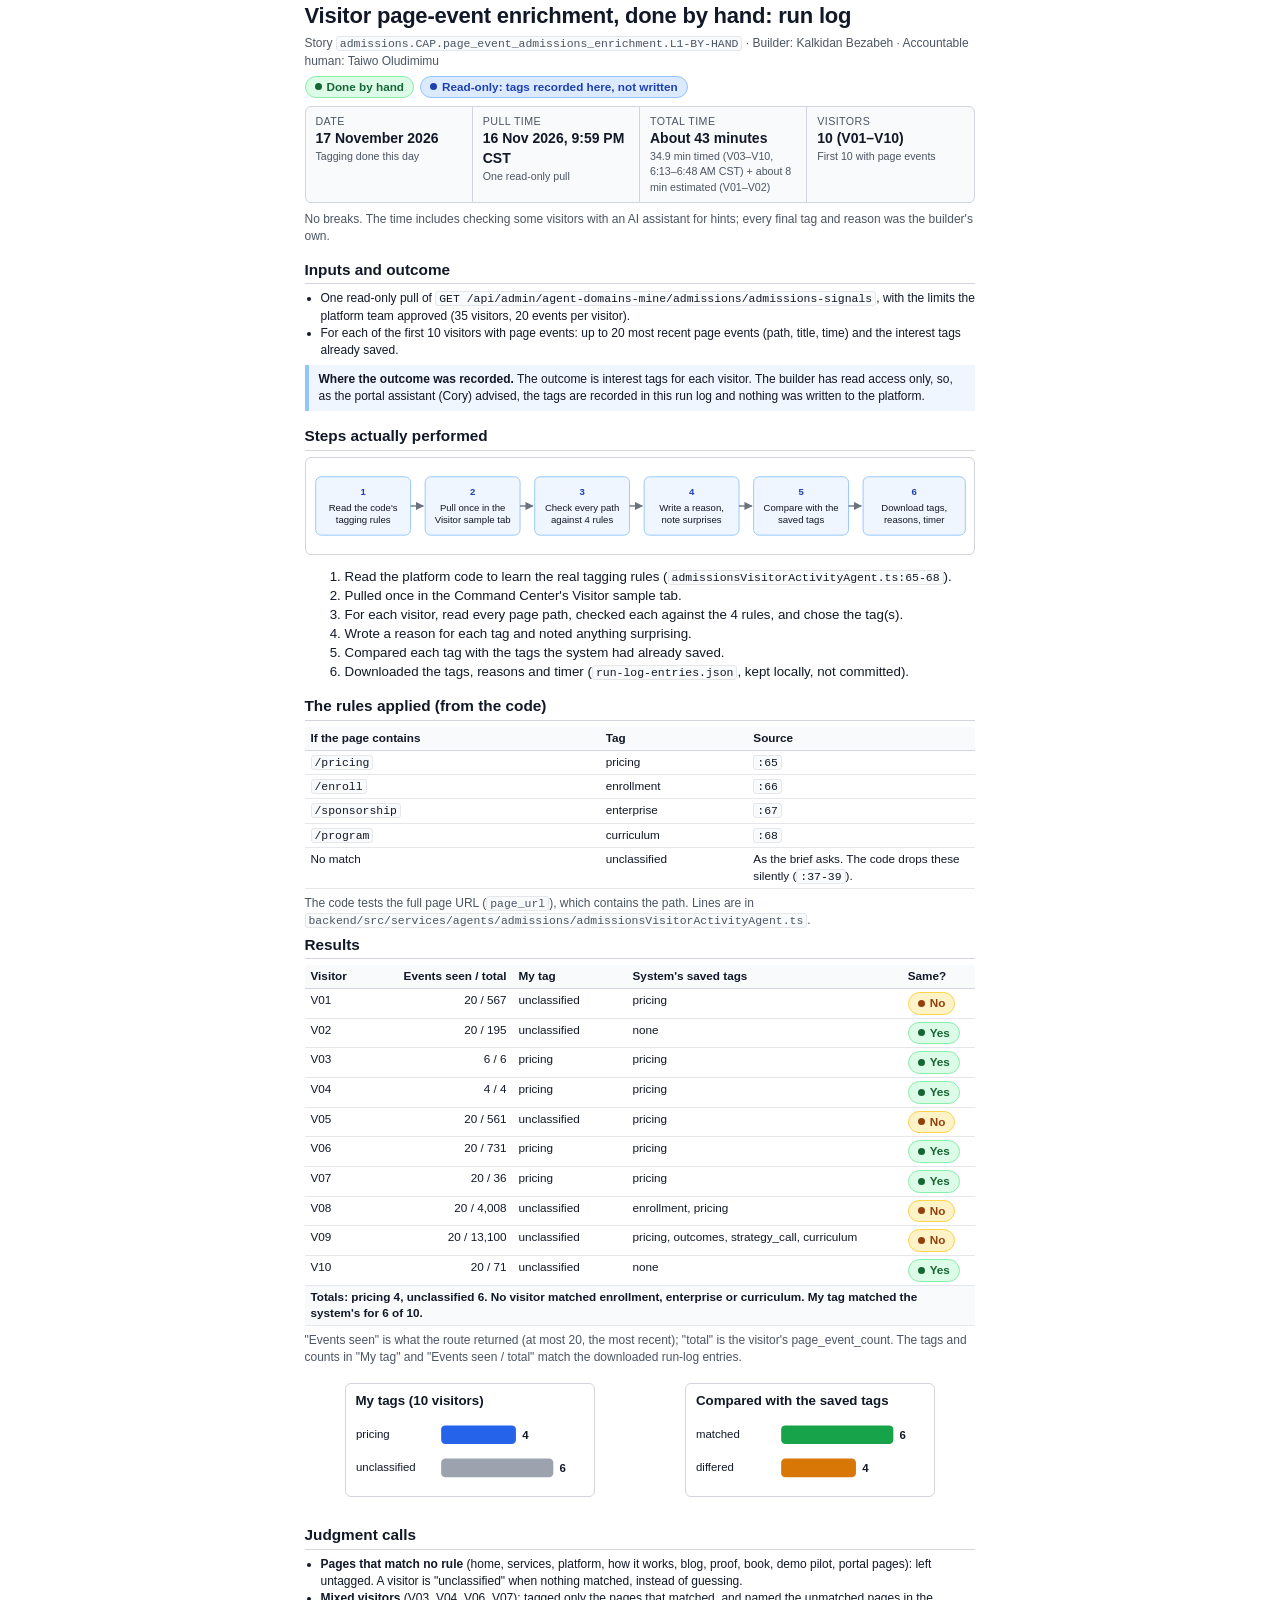
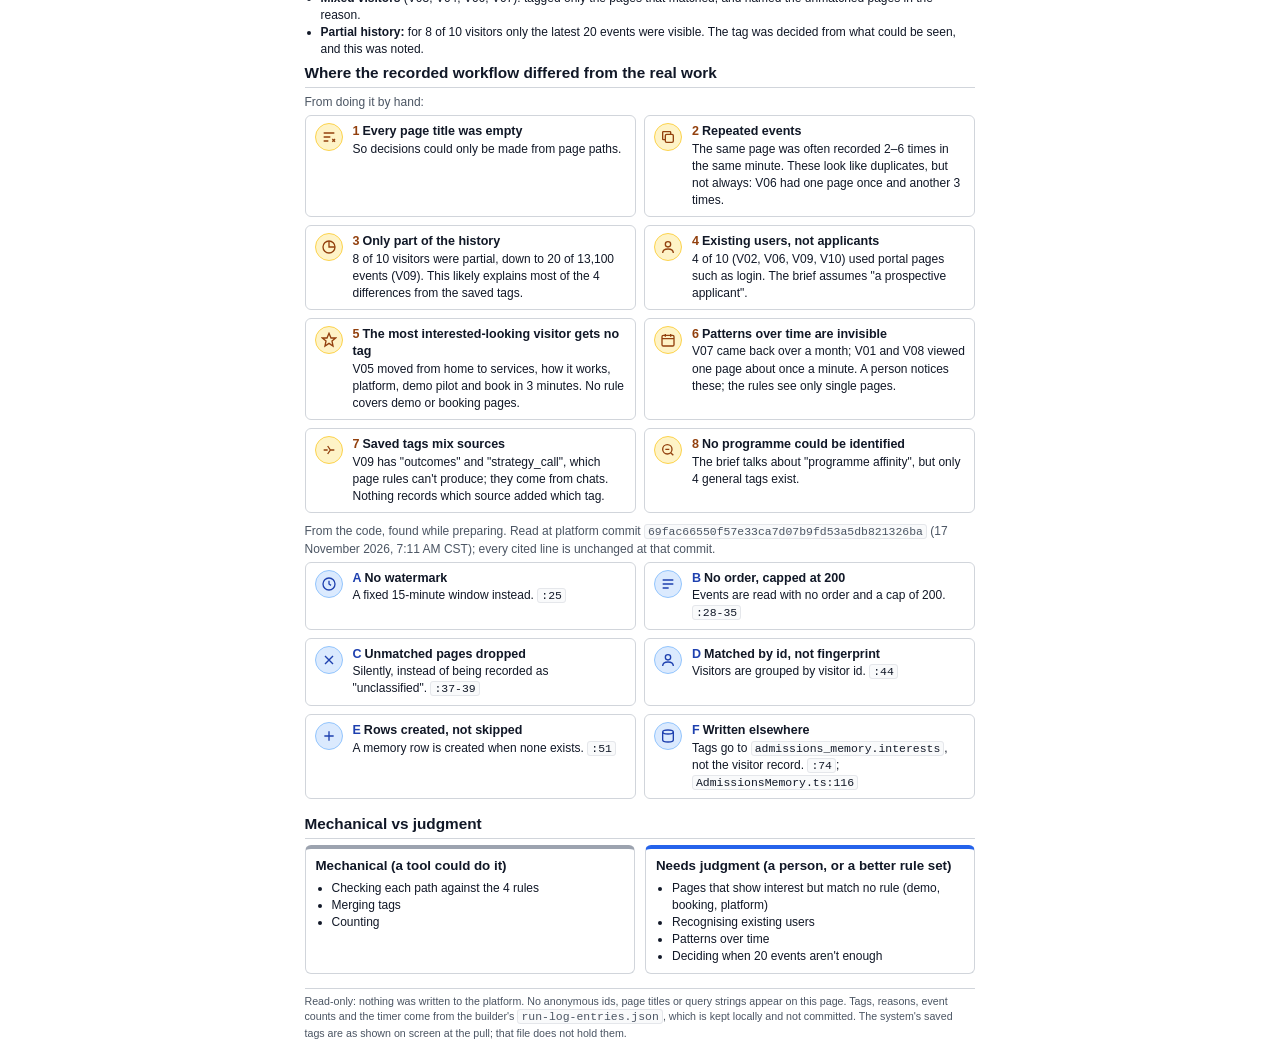
<file: docs/capabilities/page-event/L1/l1-by-hand-run-log.html>
<!doctype html>
<html lang="en">
<head>
<meta charset="utf-8">
<meta name="viewport" content="width=device-width, initial-scale=1">
<title>By-Hand Run Log</title>
<style>
  :root {
    --text: #111827; --muted: #4b5563; --line: #d1d5db; --surface: #f9fafb;
    --blue: #1e40af; --blue-bg: #dbeafe; --blue-border: #93c5fd;
    --green: #166534; --green-bg: #dcfce7; --green-border: #86efac;
    --amber: #92400e; --amber-bg: #fef3c7; --amber-border: #fcd34d;
    --bar-a: #2563eb; --bar-b: #9ca3af; --bar-ok: #16a34a; --bar-diff: #d97706;
  }
  @page { size: A4; margin: 12mm 12mm; }
  * { box-sizing: border-box; }
  body { margin: 0; background: #fff; color: var(--text); font: 10pt/1.42 "Segoe UI", Arial, sans-serif; }
  main { max-width: 186mm; margin: 0 auto; padding: 0 16px; }
  h1 { font-size: 16.5pt; margin: 0 0 2px; letter-spacing: -0.01em; }
  h2 { font-size: 11.5pt; margin: 14px 0 6px; padding-bottom: 3px; border-bottom: 1px solid var(--line); break-after: avoid; }
  h3 { font-size: 10pt; margin: 0 0 4px; }
  p { margin: 4px 0; }
  code { font-family: Consolas, "Cascadia Mono", monospace; font-size: 8.6pt; background: var(--surface); border: 1px solid #e5e7eb; border-radius: 3px; padding: 0 3px; }
  .sub { color: var(--muted); font-size: 9pt; }
  .chips { display: flex; flex-wrap: wrap; gap: 6px; margin: 6px 0 2px; }
  .chip { display: inline-flex; align-items: center; gap: 5px; padding: 2px 9px; border-radius: 999px; font-size: 8.8pt; font-weight: 600; border: 1px solid; white-space: nowrap; }
  .chip::before { content: ""; width: 7px; height: 7px; border-radius: 50%; background: currentColor; }
  .green { color: var(--green); background: var(--green-bg); border-color: var(--green-border); }
  .amber { color: var(--amber); background: var(--amber-bg); border-color: var(--amber-border); }
  .blue { color: var(--blue); background: var(--blue-bg); border-color: var(--blue-border); }
  .header-box { display: grid; grid-template-columns: repeat(4, 1fr); gap: 0; border: 1px solid var(--line); border-radius: 6px; background: var(--surface); margin: 8px 0; break-inside: avoid; }
  .header-box div { padding: 7px 10px; border-right: 1px solid var(--line); }
  .header-box div:last-child { border-right: 0; }
  .header-box span { display: block; font-size: 8pt; color: var(--muted); text-transform: uppercase; letter-spacing: 0.04em; }
  .header-box b { display: block; font-size: 10.5pt; }
  .header-box small { display: block; font-size: 8pt; color: var(--muted); }
  .note { margin: 6px 0; padding: 6px 10px; border-left: 4px solid var(--blue-border); background: #eff6ff; font-size: 9pt; }
  .diagram { border: 1px solid var(--line); border-radius: 6px; padding: 6px; margin: 6px 0; break-inside: avoid; }
  .diagram svg { width: 100%; height: auto; display: block; }
  table { width: 100%; border-collapse: collapse; font-size: 8.8pt; margin: 6px 0; }
  th, td { text-align: left; padding: 3px 6px; border-bottom: 1px solid #e5e7eb; vertical-align: top; }
  th { background: var(--surface); font-weight: 600; border-bottom: 1px solid var(--line); }
  td.num, th.num { text-align: right; font-variant-numeric: tabular-nums; }
  tr { break-inside: avoid; }
  tfoot td { font-weight: 600; background: var(--surface); }
  .charts { display: grid; grid-template-columns: 1fr 1fr; gap: 10px; break-inside: avoid; }
  .chart { border: 1px solid var(--line); border-radius: 6px; padding: 8px 10px; }
  .chart svg { width: 100%; height: auto; display: block; }
  .cards { display: grid; grid-template-columns: 1fr 1fr; gap: 8px; }
  .card { display: grid; grid-template-columns: 30px 1fr; gap: 8px; border: 1px solid var(--line); border-radius: 6px; padding: 7px 9px; break-inside: avoid; font-size: 9pt; }
  .card .icon { width: 28px; height: 28px; border-radius: 50%; background: var(--amber-bg); border: 1px solid var(--amber-border); color: var(--amber); display: grid; place-items: center; }
  .card .icon svg { width: 16px; height: 16px; }
  .card b { display: block; font-size: 9.4pt; }
  .card .n { color: var(--amber); font-weight: 700; margin-right: 3px; }
  .card.code .icon { background: var(--blue-bg); border-color: var(--blue-border); color: var(--blue); }
  .card.code .n { color: var(--blue); }
  .cols { display: grid; grid-template-columns: 1fr 1fr; gap: 10px; break-inside: avoid; }
  .col { border: 1px solid var(--line); border-radius: 6px; padding: 8px 10px; border-top-width: 4px; }
  .col.mech { border-top-color: var(--bar-b); }
  .col.judge { border-top-color: var(--bar-a); }
  .col ul { margin: 0; padding-left: 16px; font-size: 9pt; }
  ul.plain { margin: 4px 0; padding-left: 16px; font-size: 9pt; }
  .newpage { break-before: page; margin-top: 0; }
  .foot { margin-top: 14px; color: var(--muted); font-size: 8pt; border-top: 1px solid var(--line); padding-top: 5px; }
  @media (max-width: 640px) { .header-box, .charts, .cards, .cols { grid-template-columns: 1fr; } .header-box div { border-right: 0; border-bottom: 1px solid var(--line); } }
</style>
</head>
<body>
<main>
  <h1>Visitor page-event enrichment, done by hand: run log</h1>
  <p class="sub">Story <code>admissions.CAP.page_event_admissions_enrichment.L1-BY-HAND</code> · Builder: Kalkidan Bezabeh · Accountable human: Taiwo Oludimimu</p>
  <div class="chips">
    <span class="chip green">Done by hand</span>
    <span class="chip blue">Read-only: tags recorded here, not written</span>
  </div>

  <div class="header-box">
    <div><span>Date</span><b>17 November 2026</b><small>Tagging done this day</small></div>
    <div><span>Pull time</span><b>16 Nov 2026, 9:59 PM CST</b><small>One read-only pull</small></div>
    <div><span>Total time</span><b>About 43 minutes</b><small>34.9 min timed (V03–V10, 6:13–6:48 AM CST) + about 8 min estimated (V01–V02)</small></div>
    <div><span>Visitors</span><b>10 (V01–V10)</b><small>First 10 with page events</small></div>
  </div>
  <p class="sub">No breaks. The time includes checking some visitors with an AI assistant for hints; every final tag and reason was the builder's own.</p>

  <h2>Inputs and outcome</h2>
  <ul class="plain">
    <li>One read-only pull of <code>GET /api/admin/agent-domains-mine/admissions/admissions-signals</code>, with the limits the platform team approved (35 visitors, 20 events per visitor).</li>
    <li>For each of the first 10 visitors with page events: up to 20 most recent page events (path, title, time) and the interest tags already saved.</li>
  </ul>
  <p class="note"><b>Where the outcome was recorded.</b> The outcome is interest tags for each visitor. The builder has read access only, so, as the portal assistant (Cory) advised, the tags are recorded in this run log and nothing was written to the platform.</p>

  <h2>Steps actually performed</h2>
  <div class="diagram" role="img" aria-label="Six steps in order: read the code rules, pull once, check each path against the rules, write a reason, compare with saved tags, download tags and timer.">
    <svg viewBox="0 0 720 92" xmlns="http://www.w3.org/2000/svg" font-family="Segoe UI, Arial, sans-serif">
      <defs><marker id="arr" viewBox="0 0 10 10" refX="9" refY="5" markerWidth="6" markerHeight="6" orient="auto"><path d="M0,0 L10,5 L0,10 z" fill="#6b7280"/></marker></defs>
      <g font-size="10.5" fill="#111827">
        <rect x="4" y="14" width="104" height="64" rx="6" fill="#eff6ff" stroke="#93c5fd"/>
        <text x="56" y="34" text-anchor="middle" font-weight="700" fill="#1e40af">1</text>
        <text x="56" y="51" text-anchor="middle">Read the code's</text><text x="56" y="65" text-anchor="middle">tagging rules</text>
        <rect x="124" y="14" width="104" height="64" rx="6" fill="#eff6ff" stroke="#93c5fd"/>
        <text x="176" y="34" text-anchor="middle" font-weight="700" fill="#1e40af">2</text>
        <text x="176" y="51" text-anchor="middle">Pull once in the</text><text x="176" y="65" text-anchor="middle">Visitor sample tab</text>
        <rect x="244" y="14" width="104" height="64" rx="6" fill="#eff6ff" stroke="#93c5fd"/>
        <text x="296" y="34" text-anchor="middle" font-weight="700" fill="#1e40af">3</text>
        <text x="296" y="51" text-anchor="middle">Check every path</text><text x="296" y="65" text-anchor="middle">against 4 rules</text>
        <rect x="364" y="14" width="104" height="64" rx="6" fill="#eff6ff" stroke="#93c5fd"/>
        <text x="416" y="34" text-anchor="middle" font-weight="700" fill="#1e40af">4</text>
        <text x="416" y="51" text-anchor="middle">Write a reason,</text><text x="416" y="65" text-anchor="middle">note surprises</text>
        <rect x="484" y="14" width="104" height="64" rx="6" fill="#eff6ff" stroke="#93c5fd"/>
        <text x="536" y="34" text-anchor="middle" font-weight="700" fill="#1e40af">5</text>
        <text x="536" y="51" text-anchor="middle">Compare with the</text><text x="536" y="65" text-anchor="middle">saved tags</text>
        <rect x="604" y="14" width="112" height="64" rx="6" fill="#eff6ff" stroke="#93c5fd"/>
        <text x="660" y="34" text-anchor="middle" font-weight="700" fill="#1e40af">6</text>
        <text x="660" y="51" text-anchor="middle">Download tags,</text><text x="660" y="65" text-anchor="middle">reasons, timer</text>
      </g>
      <g stroke="#6b7280" stroke-width="1.5" marker-end="url(#arr)">
        <line x1="108" y1="46" x2="122" y2="46"/><line x1="228" y1="46" x2="242" y2="46"/><line x1="348" y1="46" x2="362" y2="46"/>
        <line x1="468" y1="46" x2="482" y2="46"/><line x1="588" y1="46" x2="602" y2="46"/>
      </g>
    </svg>
  </div>
  <ol class="plain">
    <li>Read the platform code to learn the real tagging rules (<code>admissionsVisitorActivityAgent.ts:65-68</code>).</li>
    <li>Pulled once in the Command Center's Visitor sample tab.</li>
    <li>For each visitor, read every page path, checked each against the 4 rules, and chose the tag(s).</li>
    <li>Wrote a reason for each tag and noted anything surprising.</li>
    <li>Compared each tag with the tags the system had already saved.</li>
    <li>Downloaded the tags, reasons and timer (<code>run-log-entries.json</code>, kept locally, not committed).</li>
  </ol>

  <h2>The rules applied (from the code)</h2>
  <table>
    <thead><tr><th style="width:44%">If the page contains</th><th style="width:22%">Tag</th><th>Source</th></tr></thead>
    <tbody>
      <tr><td><code>/pricing</code></td><td>pricing</td><td><code>:65</code></td></tr>
      <tr><td><code>/enroll</code></td><td>enrollment</td><td><code>:66</code></td></tr>
      <tr><td><code>/sponsorship</code></td><td>enterprise</td><td><code>:67</code></td></tr>
      <tr><td><code>/program</code></td><td>curriculum</td><td><code>:68</code></td></tr>
      <tr><td>No match</td><td>unclassified</td><td>As the brief asks. The code drops these silently (<code>:37-39</code>).</td></tr>
    </tbody>
  </table>
  <p class="sub">The code tests the full page URL (<code>page_url</code>), which contains the path. Lines are in <code>backend/src/services/agents/admissions/admissionsVisitorActivityAgent.ts</code>.</p>

  <h2 class="newpage">Results</h2>
  <table>
    <thead><tr><th style="width:11%">Visitor</th><th class="num" style="width:20%">Events seen / total</th><th style="width:17%">My tag</th><th>System's saved tags</th><th style="width:11%">Same?</th></tr></thead>
    <tbody>
      <tr><td>V01</td><td class="num">20 / 567</td><td>unclassified</td><td>pricing</td><td><span class="chip amber">No</span></td></tr>
      <tr><td>V02</td><td class="num">20 / 195</td><td>unclassified</td><td>none</td><td><span class="chip green">Yes</span></td></tr>
      <tr><td>V03</td><td class="num">6 / 6</td><td>pricing</td><td>pricing</td><td><span class="chip green">Yes</span></td></tr>
      <tr><td>V04</td><td class="num">4 / 4</td><td>pricing</td><td>pricing</td><td><span class="chip green">Yes</span></td></tr>
      <tr><td>V05</td><td class="num">20 / 561</td><td>unclassified</td><td>pricing</td><td><span class="chip amber">No</span></td></tr>
      <tr><td>V06</td><td class="num">20 / 731</td><td>pricing</td><td>pricing</td><td><span class="chip green">Yes</span></td></tr>
      <tr><td>V07</td><td class="num">20 / 36</td><td>pricing</td><td>pricing</td><td><span class="chip green">Yes</span></td></tr>
      <tr><td>V08</td><td class="num">20 / 4,008</td><td>unclassified</td><td>enrollment, pricing</td><td><span class="chip amber">No</span></td></tr>
      <tr><td>V09</td><td class="num">20 / 13,100</td><td>unclassified</td><td>pricing, outcomes, strategy_call, curriculum</td><td><span class="chip amber">No</span></td></tr>
      <tr><td>V10</td><td class="num">20 / 71</td><td>unclassified</td><td>none</td><td><span class="chip green">Yes</span></td></tr>
    </tbody>
    <tfoot><tr><td colspan="5">Totals: pricing 4, unclassified 6. No visitor matched enrollment, enterprise or curriculum. My tag matched the system's for 6 of 10.</td></tr></tfoot>
  </table>
  <p class="sub">"Events seen" is what the route returned (at most 20, the most recent); "total" is the visitor's page_event_count. The tags and counts in "My tag" and "Events seen / total" match the downloaded run-log entries.</p>

  <div class="charts">
    <figure class="chart" role="img" aria-label="My tags: pricing 4 visitors, unclassified 6 visitors.">
      <h3>My tags (10 visitors)</h3>
      <svg viewBox="0 0 220 70" xmlns="http://www.w3.org/2000/svg" font-family="Segoe UI, Arial, sans-serif" font-size="11">
        <text x="0" y="22" fill="#111827">pricing</text>
        <rect x="82" y="10" width="72" height="18" rx="4" fill="#2563eb"/>
        <text x="160" y="23" fill="#111827" font-weight="600">4</text>
        <text x="0" y="54" fill="#111827">unclassified</text>
        <rect x="82" y="42" width="108" height="18" rx="4" fill="#9ca3af"/>
        <text x="196" y="55" fill="#111827" font-weight="600">6</text>
      </svg>
    </figure>
    <figure class="chart" role="img" aria-label="Compared with the saved tags: matched 6, differed 4.">
      <h3>Compared with the saved tags</h3>
      <svg viewBox="0 0 220 70" xmlns="http://www.w3.org/2000/svg" font-family="Segoe UI, Arial, sans-serif" font-size="11">
        <text x="0" y="22" fill="#111827">matched</text>
        <rect x="82" y="10" width="108" height="18" rx="4" fill="#16a34a"/>
        <text x="196" y="23" fill="#111827" font-weight="600">6</text>
        <text x="0" y="54" fill="#111827">differed</text>
        <rect x="82" y="42" width="72" height="18" rx="4" fill="#d97706"/>
        <text x="160" y="55" fill="#111827" font-weight="600">4</text>
      </svg>
    </figure>
  </div>

  <h2>Judgment calls</h2>
  <ul class="plain">
    <li><b>Pages that match no rule</b> (home, services, platform, how it works, blog, proof, book, demo pilot, portal pages): left untagged. A visitor is "unclassified" when nothing matched, instead of guessing.</li>
    <li><b>Mixed visitors</b> (V03, V04, V06, V07): tagged only the pages that matched, and named the unmatched pages in the reason.</li>
    <li><b>Partial history:</b> for 8 of 10 visitors only the latest 20 events were visible. The tag was decided from what could be seen, and this was noted.</li>
  </ul>

  <h2 class="newpage">Where the recorded workflow differed from the real work</h2>
  <p class="sub">From doing it by hand:</p>
  <div class="cards">
    <div class="card"><div class="icon"><svg viewBox="0 0 24 24" fill="none" stroke="currentColor" stroke-width="2"><path d="M4 6h16M4 12h10M4 18h7"/><path d="M17 15l4 4M21 15l-4 4"/></svg></div>
      <div><b><span class="n">1</span>Every page title was empty</b>So decisions could only be made from page paths.</div></div>
    <div class="card"><div class="icon"><svg viewBox="0 0 24 24" fill="none" stroke="currentColor" stroke-width="2"><rect x="8" y="8" width="12" height="12" rx="2"/><path d="M16 8V5a1 1 0 0 0-1-1H5a1 1 0 0 0-1 1v10a1 1 0 0 0 1 1h3"/></svg></div>
      <div><b><span class="n">2</span>Repeated events</b>The same page was often recorded 2–6 times in the same minute. These look like duplicates, but not always: V06 had one page once and another 3 times.</div></div>
    <div class="card"><div class="icon"><svg viewBox="0 0 24 24" fill="none" stroke="currentColor" stroke-width="2"><circle cx="12" cy="12" r="9"/><path d="M12 3v9h9"/></svg></div>
      <div><b><span class="n">3</span>Only part of the history</b>8 of 10 visitors were partial, down to 20 of 13,100 events (V09). This likely explains most of the 4 differences from the saved tags.</div></div>
    <div class="card"><div class="icon"><svg viewBox="0 0 24 24" fill="none" stroke="currentColor" stroke-width="2"><circle cx="12" cy="8" r="4"/><path d="M4 21c0-4 4-6 8-6s8 2 8 6"/></svg></div>
      <div><b><span class="n">4</span>Existing users, not applicants</b>4 of 10 (V02, V06, V09, V10) used portal pages such as login. The brief assumes "a prospective applicant".</div></div>
    <div class="card"><div class="icon"><svg viewBox="0 0 24 24" fill="none" stroke="currentColor" stroke-width="2"><path d="M12 2l3 7h7l-5.5 4.5L18 21l-6-4-6 4 1.5-7.5L2 9h7z"/></svg></div>
      <div><b><span class="n">5</span>The most interested-looking visitor gets no tag</b>V05 moved from home to services, how it works, platform, demo pilot and book in 3 minutes. No rule covers demo or booking pages.</div></div>
    <div class="card"><div class="icon"><svg viewBox="0 0 24 24" fill="none" stroke="currentColor" stroke-width="2"><rect x="3" y="5" width="18" height="16" rx="2"/><path d="M3 10h18M8 3v4M16 3v4"/></svg></div>
      <div><b><span class="n">6</span>Patterns over time are invisible</b>V07 came back over a month; V01 and V08 viewed one page about once a minute. A person notices these; the rules see only single pages.</div></div>
    <div class="card"><div class="icon"><svg viewBox="0 0 24 24" fill="none" stroke="currentColor" stroke-width="2"><path d="M4 12h6M14 12h6M10 6l4 6-4 6"/></svg></div>
      <div><b><span class="n">7</span>Saved tags mix sources</b>V09 has "outcomes" and "strategy_call", which page rules can't produce; they come from chats. Nothing records which source added which tag.</div></div>
    <div class="card"><div class="icon"><svg viewBox="0 0 24 24" fill="none" stroke="currentColor" stroke-width="2"><circle cx="11" cy="11" r="7"/><path d="M20 20l-4-4M8 11h6"/></svg></div>
      <div><b><span class="n">8</span>No programme could be identified</b>The brief talks about "programme affinity", but only 4 general tags exist.</div></div>
  </div>

  <p class="sub" style="margin-top:10px">From the code, found while preparing. Read at platform commit <code>69fac66550f57e33ca7d07b9fd53a5db821326ba</code> (17 November 2026, 7:11 AM CST); every cited line is unchanged at that commit.</p>
  <div class="cards">
    <div class="card code"><div class="icon"><svg viewBox="0 0 24 24" fill="none" stroke="currentColor" stroke-width="2"><circle cx="12" cy="12" r="9"/><path d="M12 7v5l3 2"/></svg></div>
      <div><b><span class="n">A</span>No watermark</b>A fixed 15-minute window instead. <code>:25</code></div></div>
    <div class="card code"><div class="icon"><svg viewBox="0 0 24 24" fill="none" stroke="currentColor" stroke-width="2"><path d="M4 6h16M4 12h16M4 18h9"/></svg></div>
      <div><b><span class="n">B</span>No order, capped at 200</b>Events are read with no order and a cap of 200. <code>:28-35</code></div></div>
    <div class="card code"><div class="icon"><svg viewBox="0 0 24 24" fill="none" stroke="currentColor" stroke-width="2"><path d="M6 6l12 12M18 6L6 18"/></svg></div>
      <div><b><span class="n">C</span>Unmatched pages dropped</b>Silently, instead of being recorded as "unclassified". <code>:37-39</code></div></div>
    <div class="card code"><div class="icon"><svg viewBox="0 0 24 24" fill="none" stroke="currentColor" stroke-width="2"><circle cx="12" cy="8" r="4"/><path d="M4 21c0-4 4-6 8-6s8 2 8 6"/></svg></div>
      <div><b><span class="n">D</span>Matched by id, not fingerprint</b>Visitors are grouped by visitor id. <code>:44</code></div></div>
    <div class="card code"><div class="icon"><svg viewBox="0 0 24 24" fill="none" stroke="currentColor" stroke-width="2"><path d="M12 5v14M5 12h14"/></svg></div>
      <div><b><span class="n">E</span>Rows created, not skipped</b>A memory row is created when none exists. <code>:51</code></div></div>
    <div class="card code"><div class="icon"><svg viewBox="0 0 24 24" fill="none" stroke="currentColor" stroke-width="2"><ellipse cx="12" cy="6" rx="8" ry="3"/><path d="M4 6v12c0 1.7 3.6 3 8 3s8-1.3 8-3V6"/></svg></div>
      <div><b><span class="n">F</span>Written elsewhere</b>Tags go to <code>admissions_memory.interests</code>, not the visitor record. <code>:74</code>; <code>AdmissionsMemory.ts:116</code></div></div>
  </div>

  <h2>Mechanical vs judgment</h2>
  <div class="cols">
    <div class="col mech"><h3>Mechanical (a tool could do it)</h3>
      <ul><li>Checking each path against the 4 rules</li><li>Merging tags</li><li>Counting</li></ul></div>
    <div class="col judge"><h3>Needs judgment (a person, or a better rule set)</h3>
      <ul><li>Pages that show interest but match no rule (demo, booking, platform)</li><li>Recognising existing users</li><li>Patterns over time</li><li>Deciding when 20 events aren't enough</li></ul></div>
  </div>

  <p class="foot">Read-only: nothing was written to the platform. No anonymous ids, page titles or query strings appear on this page. Tags, reasons, event counts and the timer come from the builder's <code>run-log-entries.json</code>, which is kept locally and not committed. The system's saved tags are as shown on screen at the pull; that file does not hold them.</p>
</main>
</body>
</html>
</file>
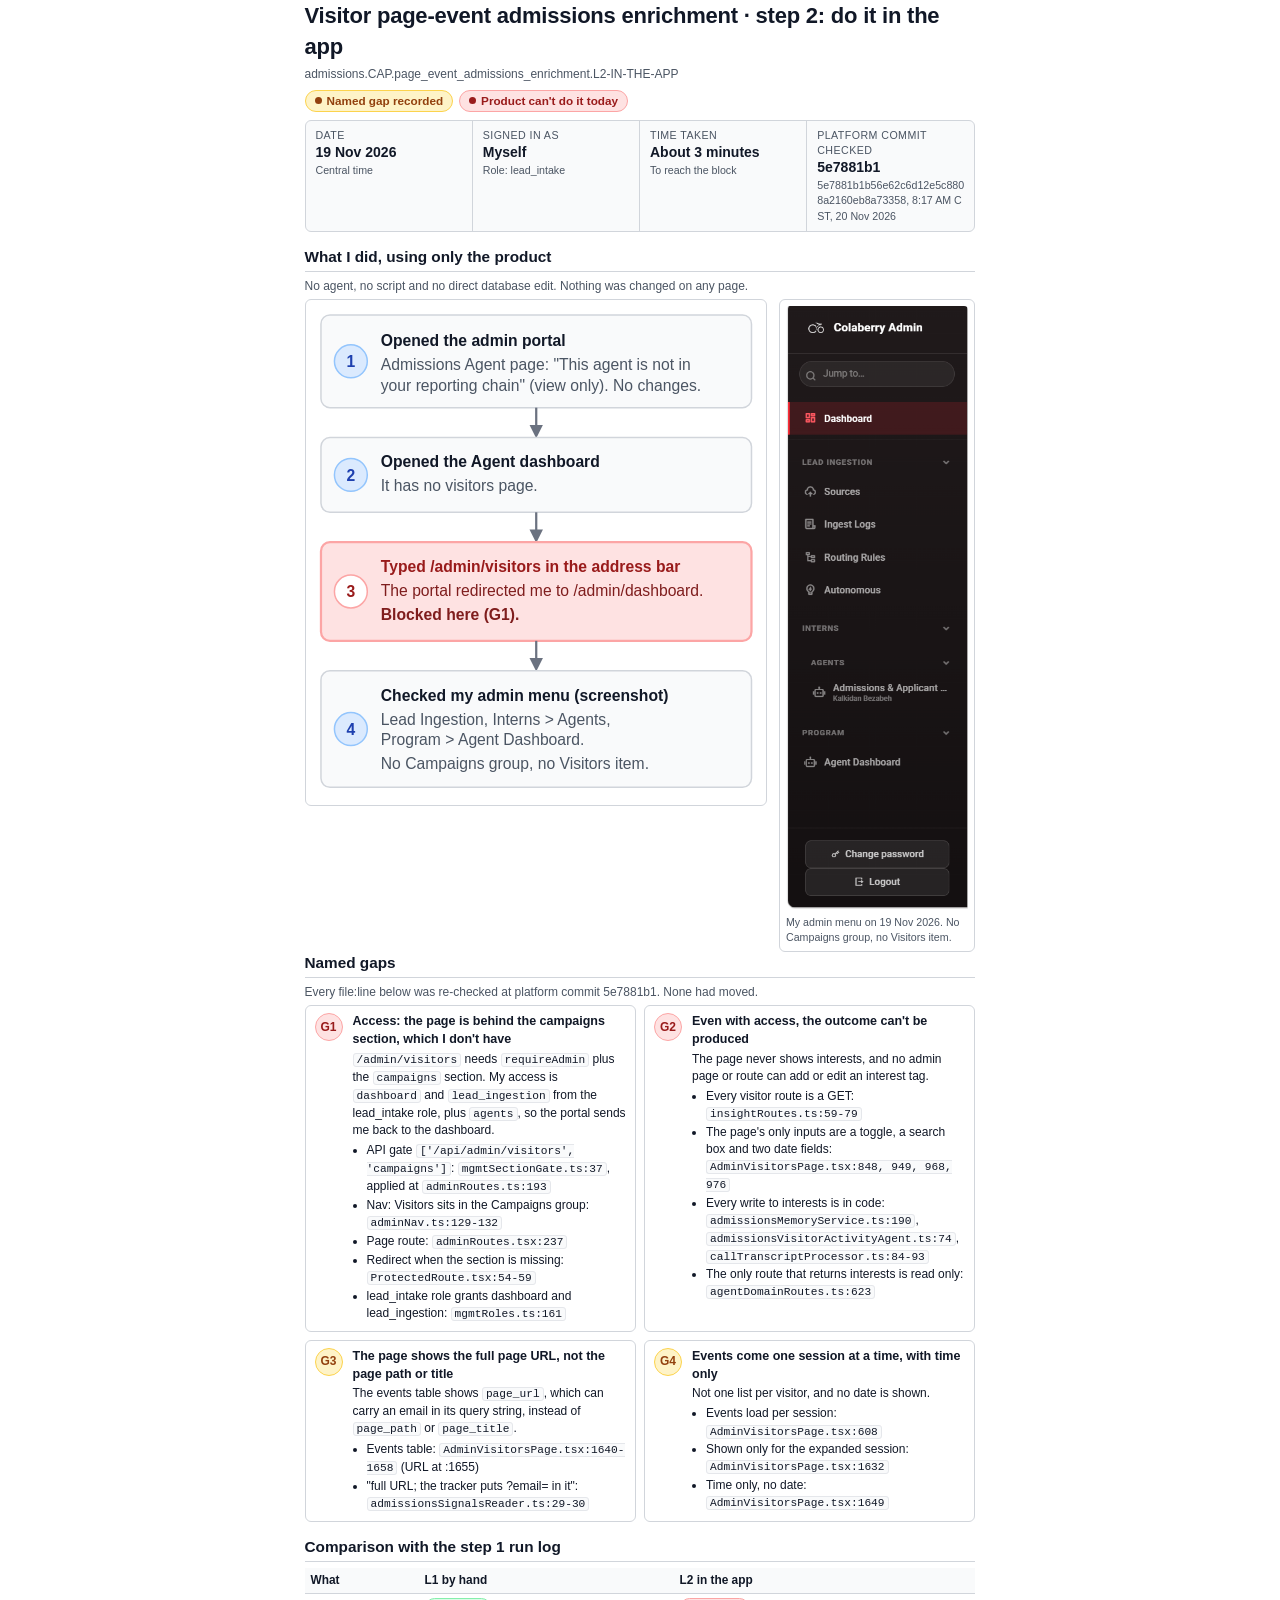
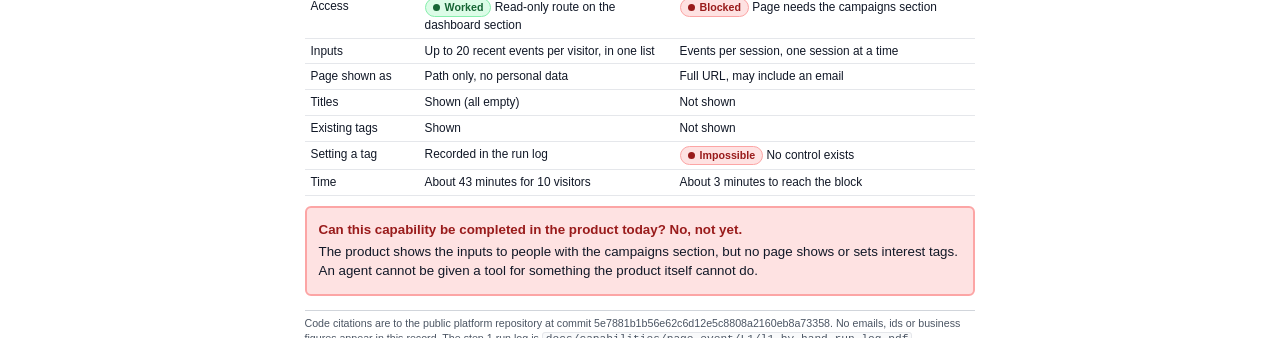
<file: docs/capabilities/page-event/L2/l2-in-the-app-record.html>
<!doctype html>
<html lang="en">
<head>
<meta charset="utf-8">
<meta name="viewport" content="width=device-width, initial-scale=1">
<title>In-The-App Record</title>
<style>
  :root {
    --text: #111827; --muted: #4b5563; --line: #d1d5db; --surface: #f9fafb;
    --blue: #1e40af; --blue-bg: #dbeafe; --blue-border: #93c5fd;
    --green: #166534; --green-bg: #dcfce7; --green-border: #86efac;
    --amber: #92400e; --amber-bg: #fef3c7; --amber-border: #fcd34d;
    --red: #991b1b; --red-bg: #fee2e2; --red-border: #fca5a5;
  }
  @page { size: A4; margin: 12mm 12mm; }
  * { box-sizing: border-box; }
  body { margin: 0; background: #fff; color: var(--text); font: 10pt/1.42 "Segoe UI", Arial, sans-serif; }
  main { max-width: 186mm; margin: 0 auto; padding: 0 16px; }
  h1 { font-size: 16.5pt; margin: 0 0 2px; letter-spacing: -0.01em; }
  h2 { font-size: 11.5pt; margin: 14px 0 6px; padding-bottom: 3px; border-bottom: 1px solid var(--line); break-after: avoid; }
  p { margin: 4px 0; }
  code { font-family: Consolas, "Cascadia Mono", monospace; font-size: 8.4pt; background: var(--surface); border: 1px solid #e5e7eb; border-radius: 3px; padding: 0 3px; }
  .sub { color: var(--muted); font-size: 9pt; }
  .chips { display: flex; flex-wrap: wrap; gap: 6px; margin: 6px 0 2px; }
  .chip { display: inline-flex; align-items: center; gap: 5px; padding: 2px 9px; border-radius: 999px; font-size: 8.8pt; font-weight: 600; border: 1px solid; white-space: nowrap; }
  .chip::before { content: ""; width: 7px; height: 7px; border-radius: 50%; background: currentColor; }
  .amber { color: var(--amber); background: var(--amber-bg); border-color: var(--amber-border); }
  .red { color: var(--red); background: var(--red-bg); border-color: var(--red-border); }
  .green { color: var(--green); background: var(--green-bg); border-color: var(--green-border); }
  .header-box { display: grid; grid-template-columns: repeat(4, 1fr); border: 1px solid var(--line); border-radius: 6px; background: var(--surface); margin: 8px 0; break-inside: avoid; }
  .header-box div { padding: 7px 10px; border-right: 1px solid var(--line); }
  .header-box div:last-child { border-right: 0; }
  .header-box span { display: block; font-size: 8pt; color: var(--muted); text-transform: uppercase; letter-spacing: 0.04em; }
  .header-box b { display: block; font-size: 10.5pt; }
  .header-box small { display: block; font-size: 8pt; color: var(--muted); word-break: break-all; }
  .top { display: grid; grid-template-columns: 1fr 52mm; gap: 12px; align-items: start; }
  .diagram { border: 1px solid var(--line); border-radius: 6px; padding: 6px; break-inside: avoid; }
  .diagram svg { width: 100%; height: auto; display: block; }
  figure { margin: 0; border: 1px solid var(--line); border-radius: 6px; padding: 6px; break-inside: avoid; }
  figure img { width: 100%; height: auto; display: block; border-radius: 4px; }
  figcaption { font-size: 8pt; color: var(--muted); margin-top: 4px; }
  .cards { display: grid; grid-template-columns: 1fr 1fr; gap: 8px; }
  .card { display: grid; grid-template-columns: 30px 1fr; gap: 8px; border: 1px solid var(--line); border-radius: 6px; padding: 7px 9px; break-inside: avoid; font-size: 9pt; }
  .card .icon { width: 28px; height: 28px; border-radius: 50%; display: grid; place-items: center; font-weight: 700; font-size: 9pt; }
  .card.block .icon { background: var(--red-bg); border: 1px solid var(--red-border); color: var(--red); }
  .card.gap .icon { background: var(--amber-bg); border: 1px solid var(--amber-border); color: var(--amber); }
  .card b { display: block; font-size: 9.4pt; margin-bottom: 2px; }
  .card ul { margin: 3px 0 0; padding-left: 14px; }
  .card li { margin: 1px 0; }
  table { width: 100%; border-collapse: collapse; font-size: 8.9pt; margin: 6px 0; }
  th, td { text-align: left; padding: 4px 6px; border-bottom: 1px solid #e5e7eb; vertical-align: top; }
  th { background: var(--surface); font-weight: 600; border-bottom: 1px solid var(--line); }
  tr { break-inside: avoid; }
  td .chip { font-size: 8pt; padding: 1px 7px; }
  .conclusion { margin: 10px 0; padding: 10px 12px; border: 2px solid var(--red-border); background: var(--red-bg); border-radius: 6px; break-inside: avoid; }
  .conclusion b { color: var(--red); }
  .conclusion p { margin: 3px 0; font-size: 10pt; }
  .newpage { break-before: page; margin-top: 0; }
  .foot { margin-top: 14px; color: var(--muted); font-size: 8pt; border-top: 1px solid var(--line); padding-top: 5px; }
  @media (max-width: 640px) { .header-box, .cards, .top { grid-template-columns: 1fr; } .header-box div { border-right: 0; border-bottom: 1px solid var(--line); } }
</style>
</head>
<body>
<main>
  <h1>Visitor page-event admissions enrichment · step 2: do it in the app</h1>
  <p class="sub">admissions.CAP.page_event_admissions_enrichment.L2-IN-THE-APP</p>
  <div class="chips">
    <span class="chip amber">Named gap recorded</span>
    <span class="chip red">Product can't do it today</span>
  </div>

  <div class="header-box">
    <div><span>Date</span><b>19 Nov 2026</b><small>Central time</small></div>
    <div><span>Signed in as</span><b>Myself</b><small>Role: lead_intake</small></div>
    <div><span>Time taken</span><b>About 3 minutes</b><small>To reach the block</small></div>
    <div><span>Platform commit checked</span><b>5e7881b1</b><small>5e7881b1b56e62c6d12e5c8808a2160eb8a73358, 8:17 AM CST, 20 Nov 2026</small></div>
  </div>

  <h2>What I did, using only the product</h2>
  <p class="sub">No agent, no script and no direct database edit. Nothing was changed on any page.</p>
  <div class="top">
    <div class="diagram" role="img" aria-label="Four steps: Admissions Agent page view only, Agent dashboard has no visitors page, typing /admin/visitors redirects to the dashboard, and the menu has no Campaigns group or Visitors item.">
      <svg viewBox="0 0 300 330" xmlns="http://www.w3.org/2000/svg" font-family="Segoe UI, Arial, sans-serif">
        <defs><marker id="a" viewBox="0 0 10 10" refX="5" refY="5" markerWidth="6" markerHeight="6" orient="auto"><path d="M0,0 L10,5 L0,10 z" fill="#6b7280"/></marker></defs>
        <g font-size="10.5">
          <rect x="6" y="6" width="288" height="62" rx="6" fill="#f9fafb" stroke="#d1d5db"/>
          <circle cx="26" cy="37" r="11" fill="#dbeafe" stroke="#93c5fd"/><text x="26" y="41" text-anchor="middle" font-weight="700" fill="#1e40af">1</text>
          <text x="46" y="27" font-weight="600" fill="#111827">Opened the admin portal</text>
          <text x="46" y="43" fill="#4b5563">Admissions Agent page: "This agent is not in</text>
          <text x="46" y="57" fill="#4b5563">your reporting chain" (view only). No changes.</text>
          <line x1="150" y1="68" x2="150" y2="84" stroke="#6b7280" stroke-width="1.5" marker-end="url(#a)"/>

          <rect x="6" y="88" width="288" height="50" rx="6" fill="#f9fafb" stroke="#d1d5db"/>
          <circle cx="26" cy="113" r="11" fill="#dbeafe" stroke="#93c5fd"/><text x="26" y="117" text-anchor="middle" font-weight="700" fill="#1e40af">2</text>
          <text x="46" y="108" font-weight="600" fill="#111827">Opened the Agent dashboard</text>
          <text x="46" y="124" fill="#4b5563">It has no visitors page.</text>
          <line x1="150" y1="138" x2="150" y2="154" stroke="#6b7280" stroke-width="1.5" marker-end="url(#a)"/>

          <rect x="6" y="158" width="288" height="66" rx="6" fill="#fee2e2" stroke="#fca5a5" stroke-width="1.5"/>
          <circle cx="26" cy="191" r="11" fill="#fff" stroke="#fca5a5"/><text x="26" y="195" text-anchor="middle" font-weight="700" fill="#991b1b">3</text>
          <text x="46" y="178" font-weight="600" fill="#991b1b">Typed /admin/visitors in the address bar</text>
          <text x="46" y="194" fill="#7f1d1d">The portal redirected me to /admin/dashboard.</text>
          <text x="46" y="210" fill="#7f1d1d" font-weight="600">Blocked here (G1).</text>
          <line x1="150" y1="224" x2="150" y2="240" stroke="#6b7280" stroke-width="1.5" marker-end="url(#a)"/>

          <rect x="6" y="244" width="288" height="78" rx="6" fill="#f9fafb" stroke="#d1d5db"/>
          <circle cx="26" cy="283" r="11" fill="#dbeafe" stroke="#93c5fd"/><text x="26" y="287" text-anchor="middle" font-weight="700" fill="#1e40af">4</text>
          <text x="46" y="264" font-weight="600" fill="#111827">Checked my admin menu (screenshot)</text>
          <text x="46" y="280" fill="#4b5563">Lead Ingestion, Interns &gt; Agents,</text>
          <text x="46" y="294" fill="#4b5563">Program &gt; Agent Dashboard.</text>
          <text x="46" y="310" fill="#4b5563">No Campaigns group, no Visitors item.</text>
        </g>
      </svg>
    </div>
    <figure>
      <img src="[data-uri]" alt="My admin menu: Dashboard; Lead Ingestion with Sources, Ingest Logs, Routing Rules and Autonomous; Interns with Agents; Program with Agent Dashboard. There is no Campaigns group and no Visitors item.">
      <figcaption>My admin menu on 19 Nov 2026. No Campaigns group, no Visitors item.</figcaption>
    </figure>
  </div>

  <h2 class="newpage">Named gaps</h2>
  <p class="sub">Every file:line below was re-checked at platform commit 5e7881b1. None had moved.</p>
  <div class="cards">
    <div class="card block"><div class="icon">G1</div><div>
      <b>Access: the page is behind the campaigns section, which I don't have</b>
      <code>/admin/visitors</code> needs <code>requireAdmin</code> plus the <code>campaigns</code> section. My access is <code>dashboard</code> and <code>lead_ingestion</code> from the lead_intake role, plus <code>agents</code>, so the portal sends me back to the dashboard.
      <ul>
        <li>API gate <code>['/api/admin/visitors', 'campaigns']</code>: <code>mgmtSectionGate.ts:37</code>, applied at <code>adminRoutes.ts:193</code></li>
        <li>Nav: Visitors sits in the Campaigns group: <code>adminNav.ts:129-132</code></li>
        <li>Page route: <code>adminRoutes.tsx:237</code></li>
        <li>Redirect when the section is missing: <code>ProtectedRoute.tsx:54-59</code></li>
        <li>lead_intake role grants dashboard and lead_ingestion: <code>mgmtRoles.ts:161</code></li>
      </ul>
    </div></div>
    <div class="card block"><div class="icon">G2</div><div>
      <b>Even with access, the outcome can't be produced</b>
      The page never shows interests, and no admin page or route can add or edit an interest tag.
      <ul>
        <li>Every visitor route is a GET: <code>insightRoutes.ts:59-79</code></li>
        <li>The page's only inputs are a toggle, a search box and two date fields: <code>AdminVisitorsPage.tsx:848, 949, 968, 976</code></li>
        <li>Every write to interests is in code: <code>admissionsMemoryService.ts:190</code>, <code>admissionsVisitorActivityAgent.ts:74</code>, <code>callTranscriptProcessor.ts:84-93</code></li>
        <li>The only route that returns interests is read only: <code>agentDomainRoutes.ts:623</code></li>
      </ul>
    </div></div>
    <div class="card gap"><div class="icon">G3</div><div>
      <b>The page shows the full page URL, not the page path or title</b>
      The events table shows <code>page_url</code>, which can carry an email in its query string, instead of <code>page_path</code> or <code>page_title</code>.
      <ul>
        <li>Events table: <code>AdminVisitorsPage.tsx:1640-1658</code> (URL at :1655)</li>
        <li>"full URL; the tracker puts ?email= in it": <code>admissionsSignalsReader.ts:29-30</code></li>
      </ul>
    </div></div>
    <div class="card gap"><div class="icon">G4</div><div>
      <b>Events come one session at a time, with time only</b>
      Not one list per visitor, and no date is shown.
      <ul>
        <li>Events load per session: <code>AdminVisitorsPage.tsx:608</code></li>
        <li>Shown only for the expanded session: <code>AdminVisitorsPage.tsx:1632</code></li>
        <li>Time only, no date: <code>AdminVisitorsPage.tsx:1649</code></li>
      </ul>
    </div></div>
  </div>

  <h2>Comparison with the step 1 run log</h2>
  <table>
    <thead><tr><th style="width:17%">What</th><th style="width:38%">L1 by hand</th><th style="width:45%">L2 in the app</th></tr></thead>
    <tbody>
      <tr><td>Access</td><td><span class="chip green">Worked</span> Read-only route on the dashboard section</td><td><span class="chip red">Blocked</span> Page needs the campaigns section</td></tr>
      <tr><td>Inputs</td><td>Up to 20 recent events per visitor, in one list</td><td>Events per session, one session at a time</td></tr>
      <tr><td>Page shown as</td><td>Path only, no personal data</td><td>Full URL, may include an email</td></tr>
      <tr><td>Titles</td><td>Shown (all empty)</td><td>Not shown</td></tr>
      <tr><td>Existing tags</td><td>Shown</td><td>Not shown</td></tr>
      <tr><td>Setting a tag</td><td>Recorded in the run log</td><td><span class="chip red">Impossible</span> No control exists</td></tr>
      <tr><td>Time</td><td>About 43 minutes for 10 visitors</td><td>About 3 minutes to reach the block</td></tr>
    </tbody>
  </table>

  <div class="conclusion">
    <p><b>Can this capability be completed in the product today? No, not yet.</b></p>
    <p>The product shows the inputs to people with the campaigns section, but no page shows or sets interest tags. An agent cannot be given a tool for something the product itself cannot do.</p>
  </div>

  <p class="foot">Code citations are to the public platform repository at commit 5e7881b1b56e62c6d12e5c8808a2160eb8a73358. No emails, ids or business figures appear in this record. The step 1 run log is <code>docs/capabilities/page-event/L1/l1-by-hand-run-log.pdf</code>.</p>
</main>
</body>
</html>
</file>
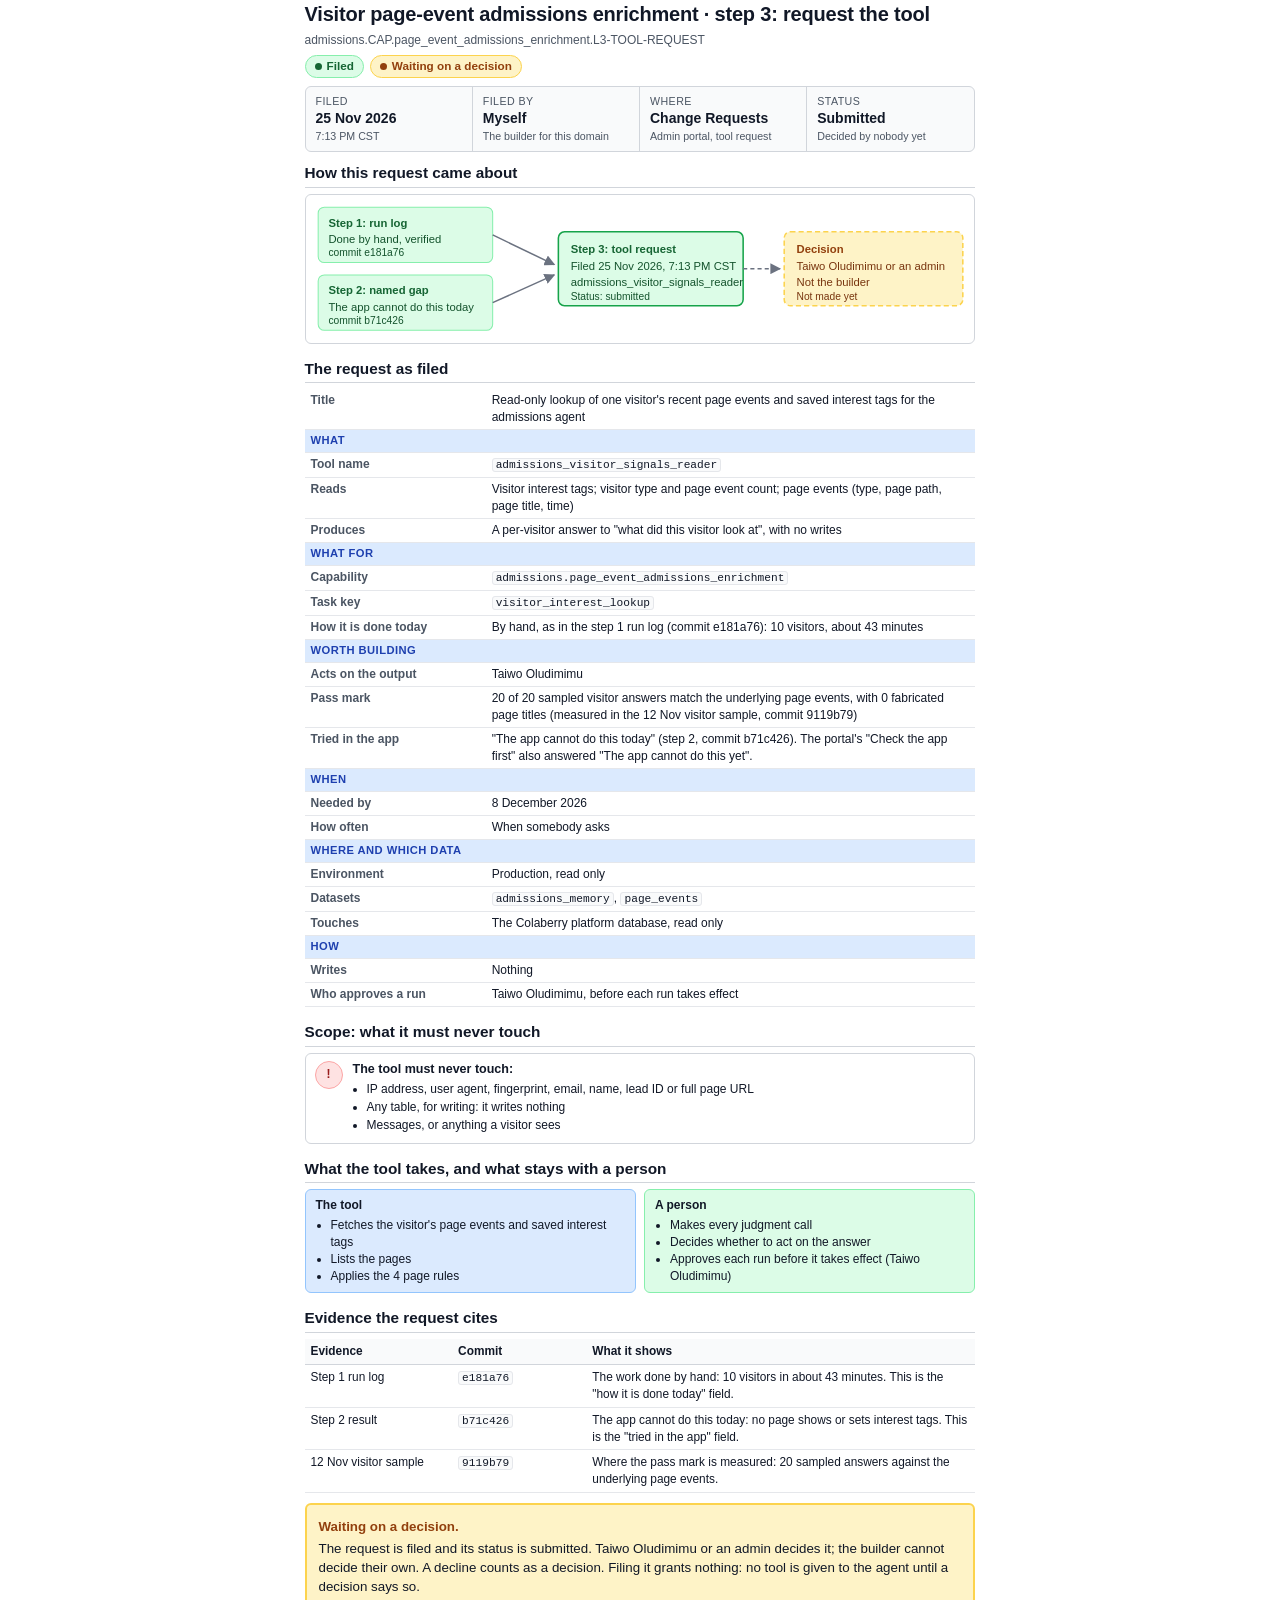
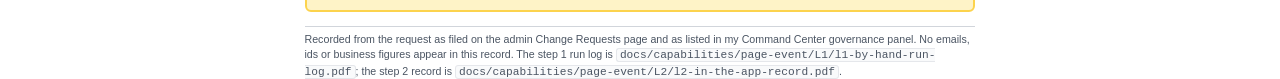
<file: docs/capabilities/page-event/L3/l3-tool-request-record.html>
<!doctype html>
<html lang="en">
<head>
<meta charset="utf-8">
<meta name="viewport" content="width=device-width, initial-scale=1">
<title>Tool Request Record</title>
<style>
  :root {
    --text: #111827; --muted: #4b5563; --line: #d1d5db; --surface: #f9fafb;
    --blue: #1e40af; --blue-bg: #dbeafe; --blue-border: #93c5fd;
    --green: #166534; --green-bg: #dcfce7; --green-border: #86efac;
    --amber: #92400e; --amber-bg: #fef3c7; --amber-border: #fcd34d;
    --red: #991b1b; --red-bg: #fee2e2; --red-border: #fca5a5;
  }
  @page { size: A4; margin: 12mm 12mm; }
  * { box-sizing: border-box; }
  body { margin: 0; background: #fff; color: var(--text); font: 10pt/1.42 "Segoe UI", Arial, sans-serif; }
  main { max-width: 186mm; margin: 0 auto; padding: 0 16px; }
  h1 { font-size: 16.5pt; margin: 0 0 2px; letter-spacing: -0.01em; }
  h2 { font-size: 11.5pt; margin: 14px 0 6px; padding-bottom: 3px; border-bottom: 1px solid var(--line); break-after: avoid; }
  p { margin: 4px 0; }
  code { font-family: Consolas, "Cascadia Mono", monospace; font-size: 8.4pt; background: var(--surface); border: 1px solid #e5e7eb; border-radius: 3px; padding: 0 3px; }
  .sub { color: var(--muted); font-size: 9pt; }
  .chips { display: flex; flex-wrap: wrap; gap: 6px; margin: 6px 0 2px; }
  .chip { display: inline-flex; align-items: center; gap: 5px; padding: 2px 9px; border-radius: 999px; font-size: 8.8pt; font-weight: 600; border: 1px solid; white-space: nowrap; }
  .chip::before { content: ""; width: 7px; height: 7px; border-radius: 50%; background: currentColor; }
  .amber { color: var(--amber); background: var(--amber-bg); border-color: var(--amber-border); }
  .red { color: var(--red); background: var(--red-bg); border-color: var(--red-border); }
  .green { color: var(--green); background: var(--green-bg); border-color: var(--green-border); }
  .header-box { display: grid; grid-template-columns: repeat(4, 1fr); border: 1px solid var(--line); border-radius: 6px; background: var(--surface); margin: 8px 0; break-inside: avoid; }
  .header-box div { padding: 7px 10px; border-right: 1px solid var(--line); }
  .header-box div:last-child { border-right: 0; }
  .header-box span { display: block; font-size: 8pt; color: var(--muted); text-transform: uppercase; letter-spacing: 0.04em; }
  .header-box b { display: block; font-size: 10.5pt; }
  .header-box small { display: block; font-size: 8pt; color: var(--muted); word-break: break-all; }
  .top { display: grid; grid-template-columns: 1fr 52mm; gap: 12px; align-items: start; }
  .diagram { border: 1px solid var(--line); border-radius: 6px; padding: 6px; break-inside: avoid; }
  .diagram svg { width: 100%; height: auto; display: block; }
  figure { margin: 0; border: 1px solid var(--line); border-radius: 6px; padding: 6px; break-inside: avoid; }
  figure img { width: 100%; height: auto; display: block; border-radius: 4px; }
  figcaption { font-size: 8pt; color: var(--muted); margin-top: 4px; }
  .cards { display: grid; grid-template-columns: 1fr 1fr; gap: 8px; }
  .card { display: grid; grid-template-columns: 30px 1fr; gap: 8px; border: 1px solid var(--line); border-radius: 6px; padding: 7px 9px; break-inside: avoid; font-size: 9pt; }
  .card .icon { width: 28px; height: 28px; border-radius: 50%; display: grid; place-items: center; font-weight: 700; font-size: 9pt; }
  .card.block .icon { background: var(--red-bg); border: 1px solid var(--red-border); color: var(--red); }
  .card.gap .icon { background: var(--amber-bg); border: 1px solid var(--amber-border); color: var(--amber); }
  .card b { display: block; font-size: 9.4pt; margin-bottom: 2px; }
  .card ul { margin: 3px 0 0; padding-left: 14px; }
  .card li { margin: 1px 0; }
  table { width: 100%; border-collapse: collapse; font-size: 8.9pt; margin: 6px 0; }
  th, td { text-align: left; padding: 4px 6px; border-bottom: 1px solid #e5e7eb; vertical-align: top; }
  th { background: var(--surface); font-weight: 600; border-bottom: 1px solid var(--line); }
  tr { break-inside: avoid; }
  td .chip { font-size: 8pt; padding: 1px 7px; }
  .conclusion { margin: 10px 0; padding: 10px 12px; border: 2px solid var(--red-border); background: var(--red-bg); border-radius: 6px; break-inside: avoid; }
  .conclusion b { color: var(--red); }
  .conclusion p { margin: 3px 0; font-size: 10pt; }
  .newpage { break-before: page; margin-top: 0; }
  .foot { margin-top: 14px; color: var(--muted); font-size: 8pt; border-top: 1px solid var(--line); padding-top: 5px; }
  @media (max-width: 640px) { .header-box, .cards, .top { grid-template-columns: 1fr; } .header-box div { border-right: 0; border-bottom: 1px solid var(--line); } }
  .fields td:first-child { width: 27%; color: var(--muted); font-weight: 600; }
  .fields td { font-size: 9pt; padding: 3px 6px; }
  .fields .grp td { background: var(--blue-bg); color: var(--blue); font-weight: 700; font-size: 8.4pt; text-transform: uppercase; letter-spacing: 0.04em; padding: 3px 6px; }
  .never { margin: 0; padding-left: 16px; }
  .never li { margin: 1px 0; }
  .split { display: grid; grid-template-columns: 1fr 1fr; gap: 8px; margin: 6px 0; }
  .side { border: 1px solid var(--line); border-radius: 6px; padding: 7px 10px; break-inside: avoid; font-size: 9pt; }
  .side b { display: block; margin-bottom: 3px; }
  .side.tool { border-color: var(--blue-border); background: var(--blue-bg); }
  .side.person { border-color: var(--green-border); background: var(--green-bg); }
  .side ul { margin: 0; padding-left: 15px; }
  .wait { margin: 10px 0; padding: 10px 12px; border: 2px solid var(--amber-border); background: var(--amber-bg); border-radius: 6px; break-inside: avoid; }
  .wait b { color: var(--amber); }
  .wait p { margin: 3px 0; }
  @media (max-width: 640px) { .split { grid-template-columns: 1fr; } }
</style>
</head>
<body>
<main>
  <h1 style="font-size:15pt">Visitor page-event admissions enrichment · step 3: request the tool</h1>
  <p class="sub">admissions.CAP.page_event_admissions_enrichment.L3-TOOL-REQUEST</p>
  <div class="chips">
    <span class="chip green">Filed</span>
    <span class="chip amber">Waiting on a decision</span>
  </div>

  <div class="header-box">
    <div><span>Filed</span><b>25 Nov 2026</b><small>7:13 PM CST</small></div>
    <div><span>Filed by</span><b>Myself</b><small>The builder for this domain</small></div>
    <div><span>Where</span><b>Change Requests</b><small>Admin portal, tool request</small></div>
    <div><span>Status</span><b>Submitted</b><small>Decided by nobody yet</small></div>
  </div>

  <h2 style="margin-top:10px">How this request came about</h2>
  <div class="diagram" role="img" aria-label="Step 1 run log and step 2 named gap both feed the tool request, which goes to Taiwo Oludimimu or an admin for a decision. The decision has not been made yet.">
    <svg viewBox="0 0 640 132" xmlns="http://www.w3.org/2000/svg" font-family="Segoe UI, Arial, sans-serif">
      <defs><marker id="a" viewBox="0 0 10 10" refX="9" refY="5" markerWidth="7" markerHeight="7" orient="auto"><path d="M0,0 L10,5 L0,10 z" fill="#6b7280"/></marker></defs>
      <g font-size="11">
        <rect x="6" y="6" width="170" height="54" rx="6" fill="#dcfce7" stroke="#86efac"/>
        <text x="16" y="25" font-weight="700" fill="#166534">Step 1: run log</text>
        <text x="16" y="41" fill="#14532d">Done by hand, verified</text>
        <text x="16" y="54" fill="#14532d" font-size="10">commit e181a76</text>

        <rect x="6" y="72" width="170" height="54" rx="6" fill="#dcfce7" stroke="#86efac"/>
        <text x="16" y="91" font-weight="700" fill="#166534">Step 2: named gap</text>
        <text x="16" y="107" fill="#14532d">The app cannot do this today</text>
        <text x="16" y="120" fill="#14532d" font-size="10">commit b71c426</text>

        <line x1="176" y1="33" x2="236" y2="62" stroke="#6b7280" stroke-width="1.5" marker-end="url(#a)"/>
        <line x1="176" y1="99" x2="236" y2="72" stroke="#6b7280" stroke-width="1.5" marker-end="url(#a)"/>

        <rect x="240" y="30" width="180" height="72" rx="6" fill="#dcfce7" stroke="#16a34a" stroke-width="1.5"/>
        <text x="252" y="51" font-weight="700" fill="#166534">Step 3: tool request</text>
        <text x="252" y="67" fill="#14532d">Filed 25 Nov 2026, 7:13 PM CST</text>
        <text x="252" y="83" fill="#14532d">admissions_visitor_signals_reader</text>
        <text x="252" y="96" fill="#14532d" font-size="10">Status: submitted</text>

        <line x1="420" y1="66" x2="456" y2="66" stroke="#6b7280" stroke-width="1.5" stroke-dasharray="4 3" marker-end="url(#a)"/>

        <rect x="460" y="30" width="174" height="72" rx="6" fill="#fef3c7" stroke="#fcd34d" stroke-width="1.5" stroke-dasharray="5 3"/>
        <text x="472" y="51" font-weight="700" fill="#92400e">Decision</text>
        <text x="472" y="67" fill="#78350f">Taiwo Oludimimu or an admin</text>
        <text x="472" y="83" fill="#78350f">Not the builder</text>
        <text x="472" y="96" fill="#78350f" font-size="10">Not made yet</text>
      </g>
    </svg>
  </div>

  <h2>The request as filed</h2>
  <table class="fields">
    <tbody>
      <tr><td>Title</td><td>Read-only lookup of one visitor's recent page events and saved interest tags for the admissions agent</td></tr>
      <tr class="grp"><td colspan="2">What</td></tr>
      <tr><td>Tool name</td><td><code>admissions_visitor_signals_reader</code></td></tr>
      <tr><td>Reads</td><td>Visitor interest tags; visitor type and page event count; page events (type, page path, page title, time)</td></tr>
      <tr><td>Produces</td><td>A per-visitor answer to "what did this visitor look at", with no writes</td></tr>
      <tr class="grp"><td colspan="2">What for</td></tr>
      <tr><td>Capability</td><td><code>admissions.page_event_admissions_enrichment</code></td></tr>
      <tr><td>Task key</td><td><code>visitor_interest_lookup</code></td></tr>
      <tr><td>How it is done today</td><td>By hand, as in the step 1 run log (commit e181a76): 10 visitors, about 43 minutes</td></tr>
      <tr class="grp"><td colspan="2">Worth building</td></tr>
      <tr><td>Acts on the output</td><td>Taiwo Oludimimu</td></tr>
      <tr><td>Pass mark</td><td>20 of 20 sampled visitor answers match the underlying page events, with 0 fabricated page titles (measured in the 12 Nov visitor sample, commit 9119b79)</td></tr>
      <tr><td>Tried in the app</td><td>"The app cannot do this today" (step 2, commit b71c426). The portal's "Check the app first" also answered "The app cannot do this yet".</td></tr>
      <tr class="grp"><td colspan="2">When</td></tr>
      <tr><td>Needed by</td><td>8 December 2026</td></tr>
      <tr><td>How often</td><td>When somebody asks</td></tr>
      <tr class="grp"><td colspan="2">Where and which data</td></tr>
      <tr><td>Environment</td><td>Production, read only</td></tr>
      <tr><td>Datasets</td><td><code>admissions_memory</code>, <code>page_events</code></td></tr>
      <tr><td>Touches</td><td>The Colaberry platform database, read only</td></tr>
      <tr class="grp"><td colspan="2">How</td></tr>
      <tr><td>Writes</td><td>Nothing</td></tr>
      <tr><td>Who approves a run</td><td>Taiwo Oludimimu, before each run takes effect</td></tr>
    </tbody>
  </table>

  <h2>Scope: what it must never touch</h2>
  <div class="card block" style="grid-template-columns: 30px 1fr;"><div class="icon">!</div><div>
    <b>The tool must never touch:</b>
    <ul class="never">
      <li>IP address, user agent, fingerprint, email, name, lead ID or full page URL</li>
      <li>Any table, for writing: it writes nothing</li>
      <li>Messages, or anything a visitor sees</li>
    </ul>
  </div></div>

  <h2>What the tool takes, and what stays with a person</h2>
  <div class="split">
    <div class="side tool"><b>The tool</b>
      <ul>
        <li>Fetches the visitor's page events and saved interest tags</li>
        <li>Lists the pages</li>
        <li>Applies the 4 page rules</li>
      </ul>
    </div>
    <div class="side person"><b>A person</b>
      <ul>
        <li>Makes every judgment call</li>
        <li>Decides whether to act on the answer</li>
        <li>Approves each run before it takes effect (Taiwo Oludimimu)</li>
      </ul>
    </div>
  </div>

  <h2>Evidence the request cites</h2>
  <table>
    <thead><tr><th style="width:22%">Evidence</th><th style="width:20%">Commit</th><th>What it shows</th></tr></thead>
    <tbody>
      <tr><td>Step 1 run log</td><td><code>e181a76</code></td><td>The work done by hand: 10 visitors in about 43 minutes. This is the "how it is done today" field.</td></tr>
      <tr><td>Step 2 result</td><td><code>b71c426</code></td><td>The app cannot do this today: no page shows or sets interest tags. This is the "tried in the app" field.</td></tr>
      <tr><td>12 Nov visitor sample</td><td><code>9119b79</code></td><td>Where the pass mark is measured: 20 sampled answers against the underlying page events.</td></tr>
    </tbody>
  </table>

  <div class="wait">
    <p><b>Waiting on a decision.</b></p>
    <p>The request is filed and its status is submitted. Taiwo Oludimimu or an admin decides it; the builder cannot decide their own. A decline counts as a decision. Filing it grants nothing: no tool is given to the agent until a decision says so.</p>
  </div>

  <p class="foot">Recorded from the request as filed on the admin Change Requests page and as listed in my Command Center governance panel. No emails, ids or business figures appear in this record. The step 1 run log is <code>docs/capabilities/page-event/L1/l1-by-hand-run-log.pdf</code>; the step 2 record is <code>docs/capabilities/page-event/L2/l2-in-the-app-record.pdf</code>.</p>
</main>
</body>
</html>
</file>
<file: cc/theme.css>
/* Every colour the Command Center uses lives here. No brand colours have been
   chosen yet, so this is a neutral palette: change these values to rebrand. */
:root {
  --bg: #f5f6f8;
  --surface: #ffffff;
  --surface-2: #eceff3;
  --text: #1b2430;
  --muted: #5a6573;
  --border: #d8dde4;
  --accent: #2c5a87;
  --accent-text: #ffffff;
  --warn-bg: #fff3d1;
  --warn-text: #5e4100;
  --warn-border: #e2bf5c;
  --pause-bg: #e7f0fa;
  --pause-border: #9dbbdc;
  --sample-bg: #f1e6ff;
  --sample-text: #45177a;
  --sample-border: #a982dc;
  --error-bg: #fde8e8;
  --error-border: #e19a9a;
  --dot-unknown: #9aa3ad;
  --loading-bg: #e8f1fb;
  --loading-border: #6f9fd3;
  --undeployed-bg: #f1ecf9;
  --undeployed-border: #8a6cc0;
  --empty-bg: #fff6e0;
  --empty-border: #c99a2e;
  --unreachable-bg: #e4e6ea;
  --ceiling-bg: #2c5a87;
  --ceiling-text: #ffffff;
  --font: system-ui, -apple-system, "Segoe UI", Roboto, sans-serif;
}

@media (prefers-color-scheme: dark) {
  :root {
    --bg: #12161c;
    --surface: #1b2129;
    --surface-2: #252c36;
    --text: #e6eaf0;
    --muted: #a3adba;
    --border: #343d49;
    --accent: #7fb0e0;
    --accent-text: #0d1620;
    --warn-bg: #3a2f10;
    --warn-text: #f3d88a;
    --warn-border: #7d6420;
    --pause-bg: #182a3d;
    --pause-border: #35597f;
    --sample-bg: #2c1d44;
    --sample-text: #dcc6ff;
    --sample-border: #6d4ca0;
    --error-bg: #3d1c1c;
    --error-border: #8a3d3d;
    --dot-unknown: #6f7883;
    --loading-bg: #16273a;
    --loading-border: #4f7fb3;
    --undeployed-bg: #251d33;
    --undeployed-border: #9a7fd0;
    --empty-bg: #33290f;
    --empty-border: #a07a22;
    --unreachable-bg: #2a3038;
    --ceiling-bg: #7fb0e0;
    --ceiling-text: #0d1620;
  }
}
</file>
<file: cc/app.css>
/* Layout only. Colours come from theme.css. */
* { box-sizing: border-box; }
body { margin: 0; background: var(--bg); color: var(--text); font-family: var(--font); line-height: 1.5; }
a { color: var(--accent); }
h1 { font-size: 1.25rem; margin: 0; }
h2 { font-size: 1.4rem; margin: 0 0 1rem; }
h3 { font-size: 1rem; margin: 1.5rem 0 0.5rem; }

#app { max-width: 1200px; margin: 0 auto; padding: 0 16px 48px; }

.top { display: flex; flex-wrap: wrap; gap: 12px; justify-content: space-between; align-items: center; padding: 16px 0; }
.stamp { margin: 4px 0 0; font-size: 0.9rem; color: var(--muted); }
.stamp-stale { color: var(--warn-text); background: var(--warn-bg); border: 1px solid var(--warn-border); padding: 4px 8px; border-radius: 6px; }

.mode-switch { display: inline-flex; border: 1px solid var(--border); border-radius: 8px; overflow: hidden; }
.mode-switch button { font: inherit; padding: 6px 14px; border: 0; background: var(--surface); color: var(--text); cursor: pointer; }
.mode-switch button[aria-pressed="true"] { background: var(--accent); color: var(--accent-text); }

.sample-banner { background: var(--sample-bg); color: var(--sample-text); border: 2px solid var(--sample-border); padding: 10px 14px; border-radius: 8px; margin-bottom: 12px; }
.sample-badge { background: var(--sample-bg); color: var(--sample-text); border: 1px solid var(--sample-border); font-size: 0.75rem; font-weight: 600; padding: 1px 8px; border-radius: 999px; text-transform: uppercase; }
.pause-banner { background: var(--pause-bg); border: 1px solid var(--pause-border); padding: 10px 14px; border-radius: 8px; margin-bottom: 16px; }

.tabs { display: flex; gap: 4px; overflow-x: auto; border-bottom: 1px solid var(--border); margin-bottom: 20px; }
.tabs a { padding: 8px 12px; text-decoration: none; color: var(--muted); white-space: nowrap; border-bottom: 3px solid transparent; }
.tabs a[aria-current="page"] { color: var(--text); border-bottom-color: var(--accent); font-weight: 600; }

.cards { display: grid; grid-template-columns: repeat(auto-fill, minmax(260px, 1fr)); gap: 16px; }
.card { display: flex; flex-direction: column; background: var(--surface); border: 1px solid var(--border); border-radius: 10px; padding: 16px; text-decoration: none; color: var(--text); }
.card:hover, .card:focus-visible { border-color: var(--accent); }
.card-head { display: flex; justify-content: space-between; align-items: center; gap: 8px; }
.card-head h3 { margin: 0; font-size: 0.95rem; color: var(--muted); font-weight: 600; }
.card-value { font-size: 1.5rem; font-weight: 650; margin: 8px 0 4px; display: flex; align-items: center; gap: 8px; }
.card-note { margin: 0 0 12px; color: var(--muted); font-size: 0.9rem; flex: 1; }
.card-more { font-size: 0.85rem; color: var(--accent); }

.dot { display: inline-block; width: 12px; height: 12px; border-radius: 50%; flex: none; }
.dot-unknown { background: var(--dot-unknown); }
.status-list { list-style: none; padding: 0; }
.status-list li { display: flex; align-items: center; gap: 6px; padding: 4px 0; }

.detail .back { display: inline-block; margin-bottom: 12px; }
.table-wrap { overflow-x: auto; background: var(--surface); border: 1px solid var(--border); border-radius: 8px; }
table { border-collapse: collapse; width: 100%; font-size: 0.9rem; }
th, td { text-align: left; padding: 8px 10px; border-bottom: 1px solid var(--border); vertical-align: top; }
th { background: var(--surface-2); }
tr:last-child td { border-bottom: 0; }

.empty, .muted { color: var(--muted); }
.intro p { margin-top: 0; color: var(--muted); }
.prose { white-space: pre-wrap; background: var(--surface); border: 1px solid var(--border); border-radius: 8px; padding: 12px; }
details { margin-top: 1rem; }
summary { cursor: pointer; color: var(--accent); }
.status-line { display: flex; align-items: center; gap: 6px; }

.gantt { background: var(--surface); border: 1px solid var(--border); border-radius: 10px; padding: 12px 16px; }
.gantt-row { display: grid; grid-template-columns: minmax(120px, 220px) 1fr; gap: 12px; align-items: center; padding: 6px 0; }
.gantt-label { font-size: 0.9rem; overflow: hidden; text-overflow: ellipsis; white-space: nowrap; }
.gantt-track { position: relative; height: 22px; background: var(--surface-2); border-radius: 4px; }
.gantt-bar { position: absolute; top: 3px; bottom: 3px; background: var(--accent); border-radius: 3px; }
.gantt-bar.is-demo { outline: 2px solid var(--text); outline-offset: 1px; }
.gantt-marker { position: absolute; top: -3px; bottom: -3px; border-left: 2px dashed var(--muted); }

.chat { margin-top: 24px; background: var(--surface); border: 1px solid var(--border); border-radius: 10px; padding: 16px; }
.chat h3 { margin-top: 0; }
.chat-log { max-height: 320px; overflow-y: auto; }
.chat-entry { border-top: 1px solid var(--border); padding: 8px 0; }
.chat-entry p { margin: 2px 0; }
.chat-form { display: flex; gap: 8px; margin-top: 8px; }
.chat-form input { flex: 1; font: inherit; padding: 8px 10px; border: 1px solid var(--border); border-radius: 6px; background: var(--bg); color: var(--text); min-width: 0; }
.chat-form button { font: inherit; padding: 8px 16px; border: 0; border-radius: 6px; background: var(--accent); color: var(--accent-text); cursor: pointer; }
.error { background: var(--error-bg); border: 1px solid var(--error-border); border-radius: 10px; padding: 16px; }

/* Agent domain tab. Each panel state looks different on purpose: "not loaded" is not
   "loading", and neither is "the endpoint answered with nothing". */
.ad-connect-box { background: var(--surface); border: 1px solid var(--border); border-radius: 10px; padding: 12px 16px; margin-bottom: 16px; }
.ad-connect { display: flex; flex-wrap: wrap; gap: 12px; align-items: end; }
.ad-connect label { display: flex; flex-direction: column; font-size: 0.85rem; color: var(--muted); flex: 1 1 220px; }
.ad-connect input { font: inherit; padding: 8px 10px; border: 1px solid var(--border); border-radius: 6px; background: var(--bg); color: var(--text); }
.ad-connect button { font: inherit; padding: 8px 16px; border: 0; border-radius: 6px; background: var(--accent); color: var(--accent-text); cursor: pointer; }
.ad-connect button.secondary { background: var(--surface-2); color: var(--text); }
.ad-panels { display: grid; gap: 16px; }
.ad-panel { background: var(--surface); border: 1px solid var(--border); border-radius: 10px; padding: 16px; min-width: 0; }
.ad-panel-head { display: flex; justify-content: space-between; align-items: center; gap: 8px; }
.ad-panel-head h3 { margin: 0; }
.ad-question { margin: 4px 0; color: var(--muted); font-style: italic; }
.ad-source { margin: 0 0 12px; font-size: 0.85rem; color: var(--muted); }
.ad-rule { background: var(--surface-2); border-radius: 6px; padding: 8px 10px; }
.ad-state { border-radius: 6px; padding: 10px 12px; margin: 8px 0; }
.ad-state-not-loaded { border: 2px dashed var(--dot-unknown); color: var(--muted); }
.ad-state-loading { border: 2px solid var(--loading-border); background: var(--loading-bg); }
.ad-state-loading::before { content: "⏳ "; }
.ad-state-empty, .ad-state-no-agent { border: 2px solid var(--empty-border); background: var(--empty-bg); }
.ad-state-empty::before, .ad-state-no-agent::before { content: "∅ Returned nothing. "; font-weight: 600; }
.ad-state-not-sourced { border: 2px dotted var(--border); background: var(--surface-2); }
.ad-state-not-sourced::before { content: "Not available from these endpoints. "; font-weight: 600; }
.ad-state-error { border: 2px solid var(--error-border); background: var(--error-bg); }
.ad-state-error::before { content: "✖ "; }
.ad-state-sample { border: 2px solid var(--sample-border); background: var(--sample-bg); color: var(--sample-text); }
.not-returned { color: var(--muted); font-style: italic; }
.draft-tag { font-weight: 600; color: var(--warn-text); background: var(--warn-bg); border: 1px solid var(--warn-border); border-radius: 4px; padding: 0 6px; }
.rungs { padding-left: 1.5rem; }
.rungs li { padding: 2px 0; }
.gaps li { padding: 4px 0; }
table.ladder td, table.ladder th { text-align: center; padding: 6px; }
table.ladder td:first-child, table.ladder td:nth-child(2) { text-align: left; }
.lc-ceiling { background: var(--ceiling-bg); color: var(--ceiling-text); font-weight: 600; }
.lc-unreachable, .lc-unreachable-fact { background: var(--unreachable-bg); color: var(--muted); }
.lc-effective { outline: 2px solid var(--text); outline-offset: -3px; }
.ad-access p { margin: 4px 0; }
.ad-state-ok { border: 1px solid var(--border); border-left: 4px solid var(--accent); background: var(--surface-2); }
.ad-state-not-deployed { border: 2px dashed var(--undeployed-border); background: var(--undeployed-bg); }
.ad-state-not-deployed::before { content: "🚧 "; }
.vs-totals { font-size: 1.4rem; font-weight: 700; margin: 12px 0 4px; }
.vs-note { border: 2px solid var(--warn-border); background: var(--warn-bg); color: var(--warn-text); }
.vs-match { font-weight: 600; }
.vs-mismatch { font-weight: 700; color: var(--warn-text); background: var(--warn-bg); border: 1px solid var(--warn-border); border-radius: 4px; padding: 0 6px; }
.vs-visitor { margin: 6px 0; }
.vs-visitor summary { cursor: pointer; }
.cr-field { display: flex; flex-direction: column; gap: 4px; margin: 8px 0; font-size: 0.85rem; color: var(--muted); }
.cr-field input, .cr-field textarea { font: inherit; color: var(--text); background: var(--bg); padding: 8px 10px; border: 1px solid var(--border); border-radius: 6px; width: 100%; box-sizing: border-box; }
.cr-count { font-size: 0.8rem; }
.cr-over { color: var(--warn-text); font-weight: 600; }
.cr-actions { display: flex; gap: 12px; margin: 8px 0; }
.cr-actions button { font: inherit; padding: 8px 16px; border: 0; border-radius: 6px; background: var(--accent); color: var(--accent-text); cursor: pointer; }
.cr-actions button:disabled { background: var(--surface-2); color: var(--muted); cursor: not-allowed; }
.cr-body { white-space: pre-wrap; word-break: break-word; background: var(--surface-2); border-radius: 6px; padding: 8px 10px; margin: 4px 0; font-size: 0.85rem; }
.cr-final { font-weight: 600; color: var(--warn-text); background: var(--warn-bg); border: 1px solid var(--warn-border); border-radius: 6px; padding: 6px 10px; }
.ws-panel { margin-top: 24px; border-top: 1px solid var(--border); padding-top: 12px; }
.ws-visitor { margin: 16px 0; padding: 8px 12px; border: 1px solid var(--border); border-radius: 6px; }
.ws-visitor h4 { margin: 4px 0 8px; }
.ws-timer p { margin: 4px 0; }
</file>
